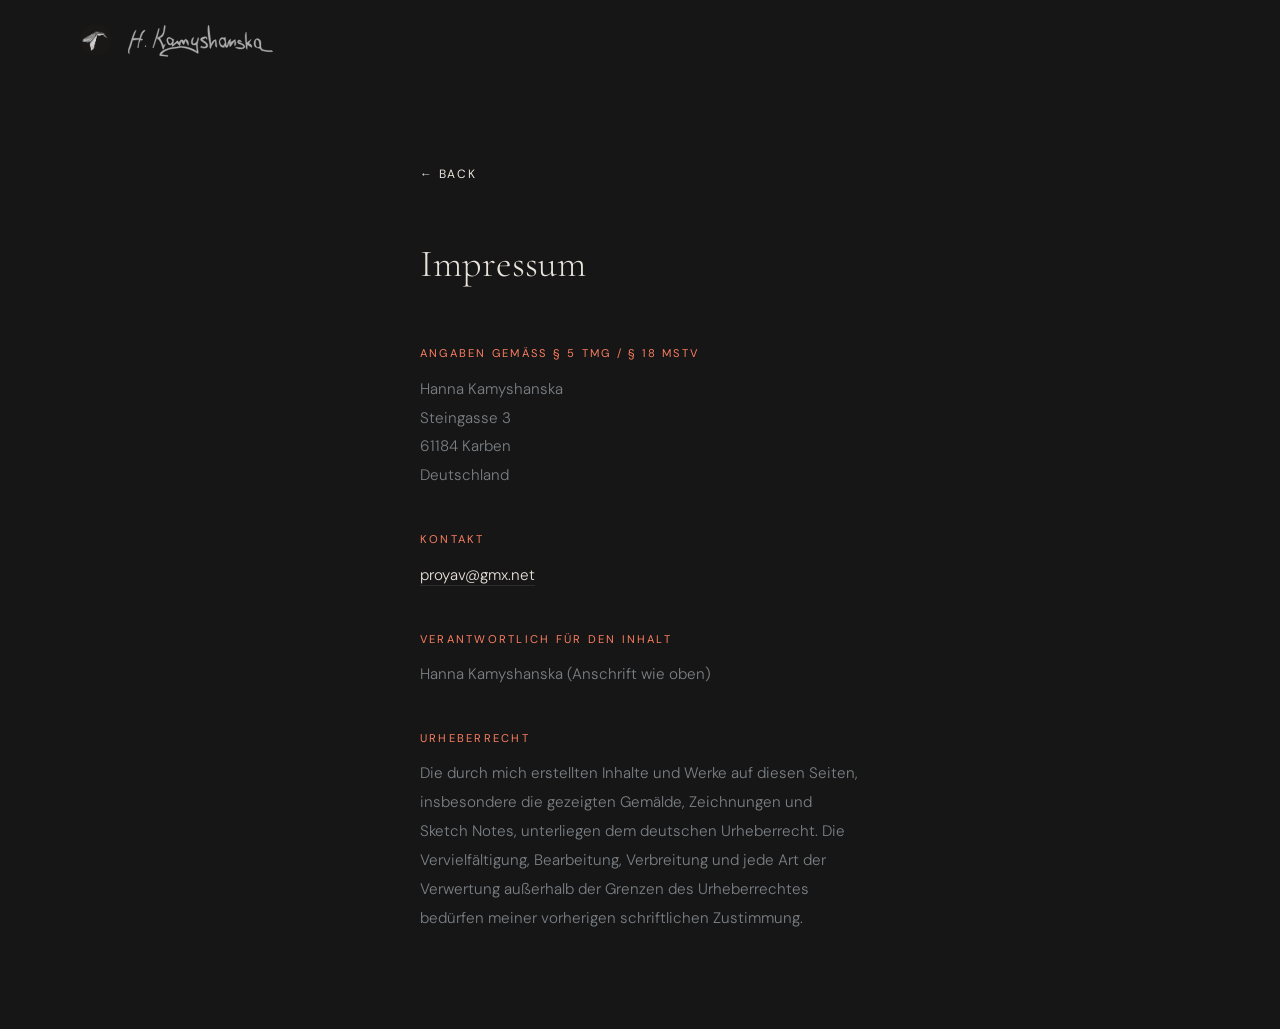
<file: impressum.html>
<!DOCTYPE html>
<html lang="de">
<head>
  <meta charset="UTF-8">
  <meta name="viewport" content="width=device-width, initial-scale=1.0, viewport-fit=cover">
  <title>Impressum · Hanna Kamyshanska</title>
  <meta name="robots" content="noindex">
  <link rel="stylesheet" href="css/style.css">
  <style>
    .impressum-wrap {
      max-width: 600px;
      margin: 0 auto;
      padding: calc(var(--nav-h) + 5rem) var(--section-h) 6rem;
    }
    .impressum-wrap h1 {
      font-family: var(--font-display);
      font-size: clamp(2rem, 3vw, 3rem);
      font-weight: 300;
      margin-bottom: 3rem;
    }
    .impressum-wrap h2 {
      font-family: var(--font-body);
      font-size: 0.7rem;
      font-weight: 400;
      letter-spacing: 0.2em;
      text-transform: uppercase;
      color: var(--coral);
      margin: 2.5rem 0 0.75rem;
    }
    .impressum-wrap p, .impressum-wrap address {
      font-size: 0.95rem;
      color: var(--muted);
      font-weight: 300;
      line-height: 1.9;
      font-style: normal;
    }
    .impressum-wrap a { color: var(--ink); text-decoration: none; border-bottom: 1px solid var(--border); }
    .impressum-wrap a:hover { border-color: var(--coral); color: var(--coral); }
    .back-link {
      display: inline-flex;
      align-items: center;
      gap: 0.5rem;
      font-size: 0.75rem;
      letter-spacing: 0.15em;
      text-transform: uppercase;
      color: var(--muted);
      text-decoration: none;
      border: none !important;
      margin-bottom: 3rem;
      transition: color 0.2s;
    }
    .back-link:hover { color: var(--ink); border: none !important; }
  </style>
</head>
<body>

<nav aria-label="Main navigation">
  <a href="index.html" class="nav-logo" aria-label="Home">
    <img src="images/profile/channels5_profile.jpg" alt="" class="nav-avatar">
    <img src="images/profile/signature.svg" alt="Hanna Kamyshanska" class="nav-signature">
  </a>
</nav>

<div class="impressum-wrap">
  <a href="index.html" class="back-link">← Back</a>

  <h1>Impressum</h1>

  <h2>Angaben gemäß § 5 TMG / § 18 MStV</h2>
  <address>
    Hanna Kamyshanska<br>
    Steingasse 3<br>
    61184 Karben<br>
    Deutschland
  </address>

  <h2>Kontakt</h2>
  <p><a href="mailto:proyav@gmx.net">proyav@gmx.net</a></p>

  <h2>Verantwortlich für den Inhalt</h2>
  <p>Hanna Kamyshanska (Anschrift wie oben)</p>

  <h2>Urheberrecht</h2>
  <p>
    Die durch mich erstellten Inhalte und Werke auf diesen Seiten, insbesondere die gezeigten Gemälde, Zeichnungen und Sketch Notes, unterliegen dem deutschen Urheberrecht. Die Vervielfältigung, Bearbeitung, Verbreitung und jede Art der Verwertung außerhalb der Grenzen des Urheberrechtes bedürfen meiner vorherigen schriftlichen Zustimmung.
  </p>
</div>

</body>
</html>
</file>
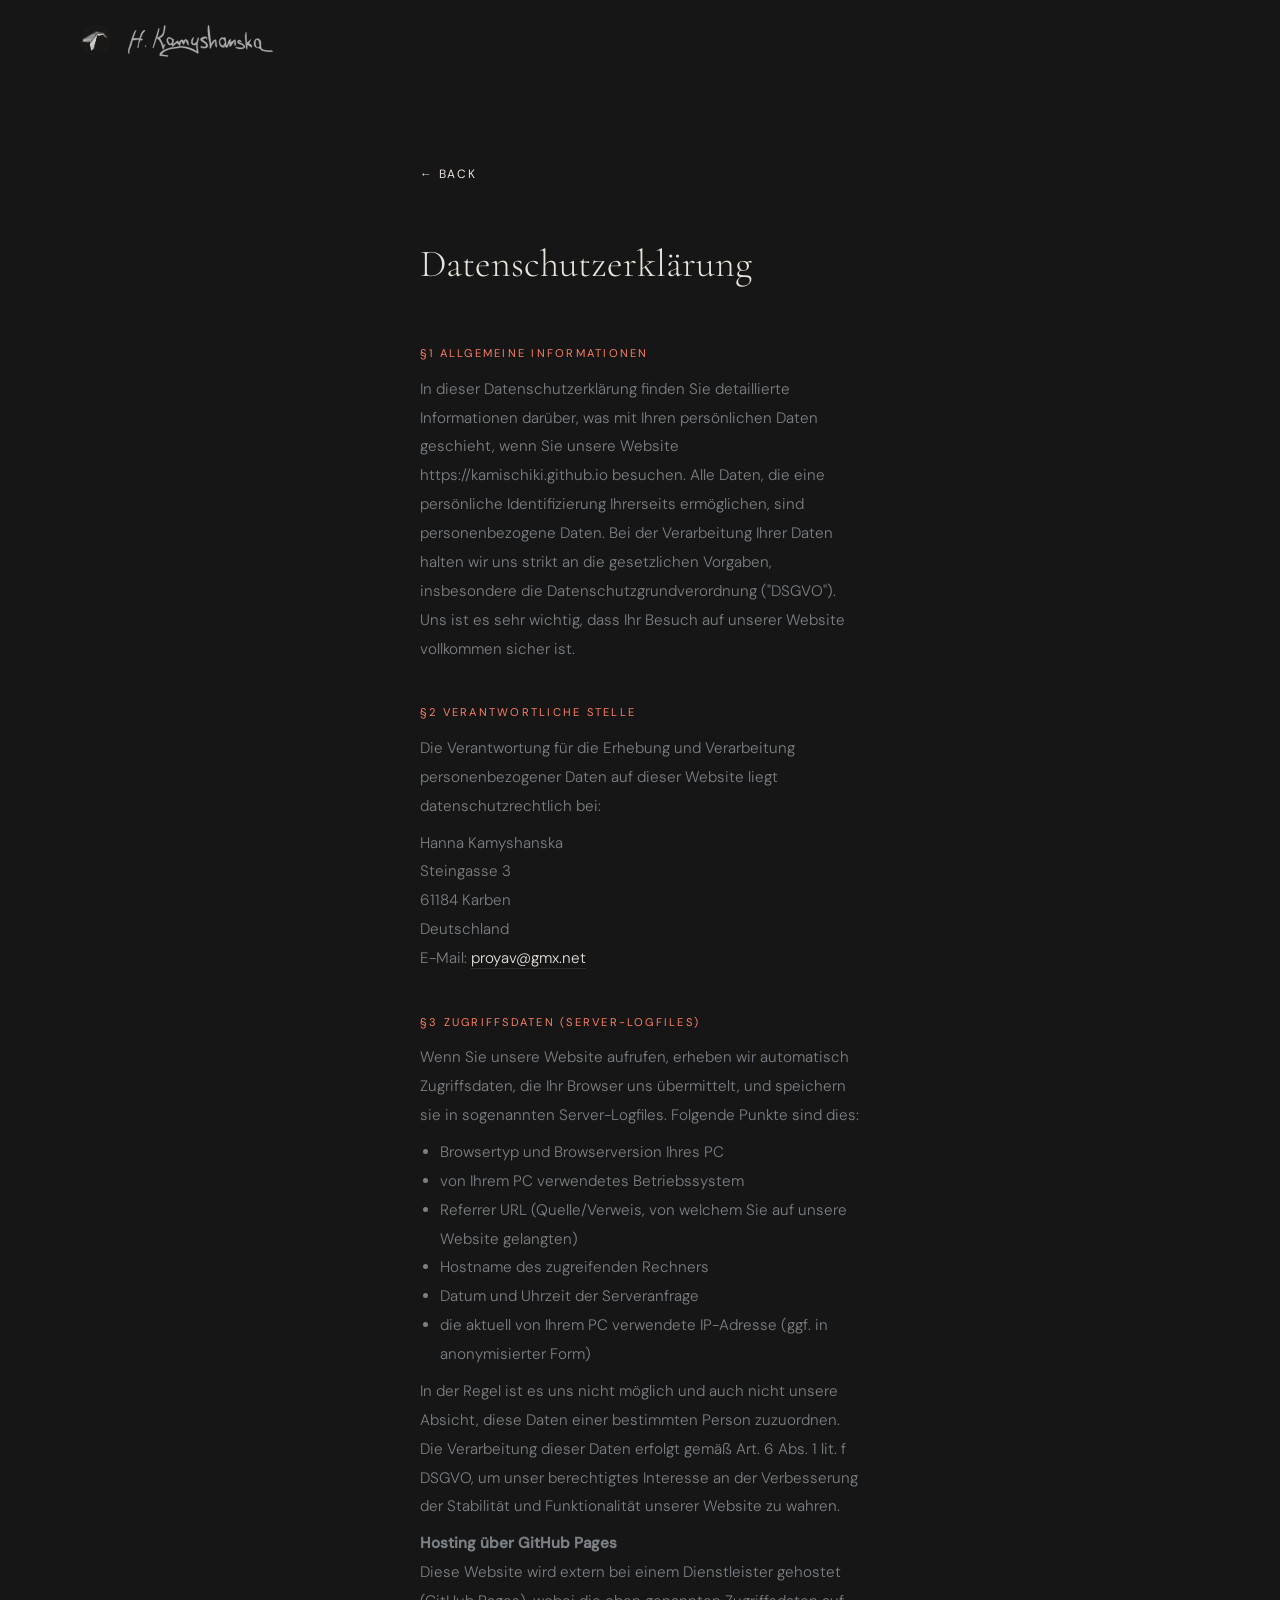
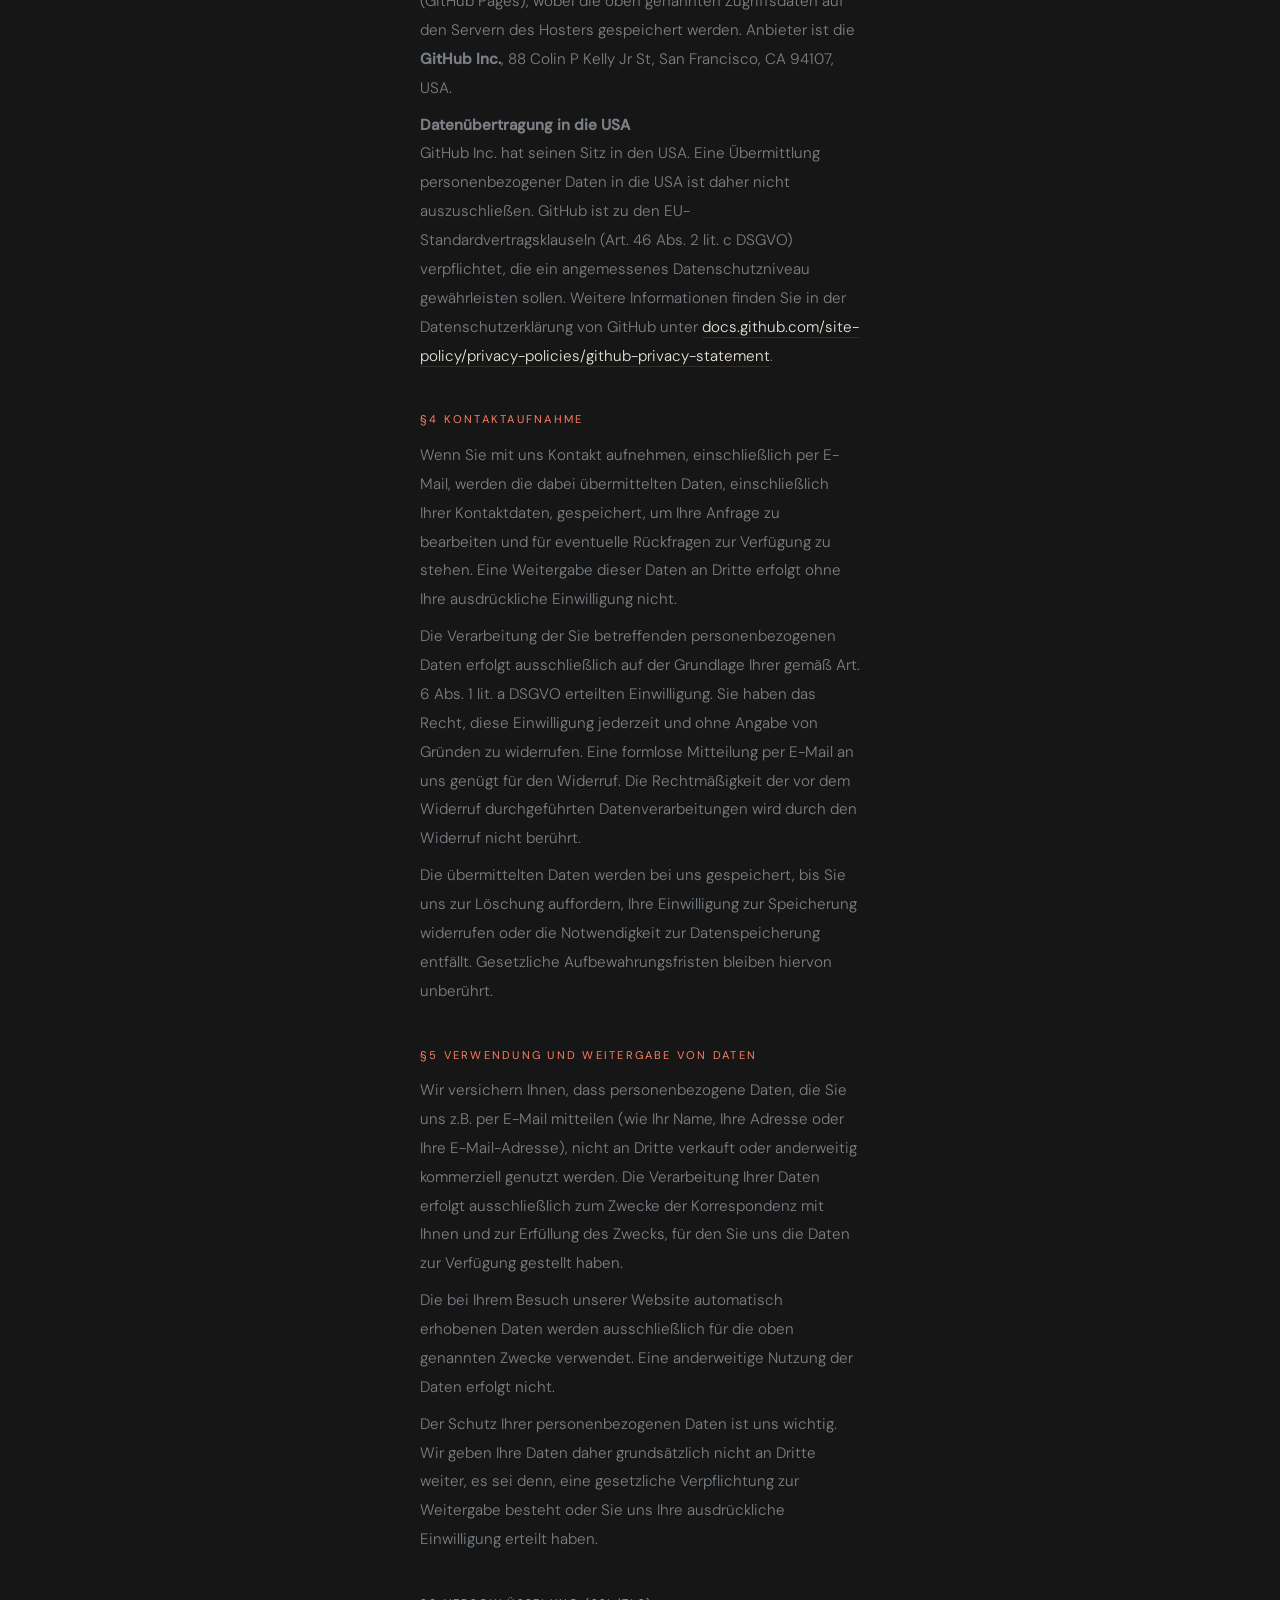
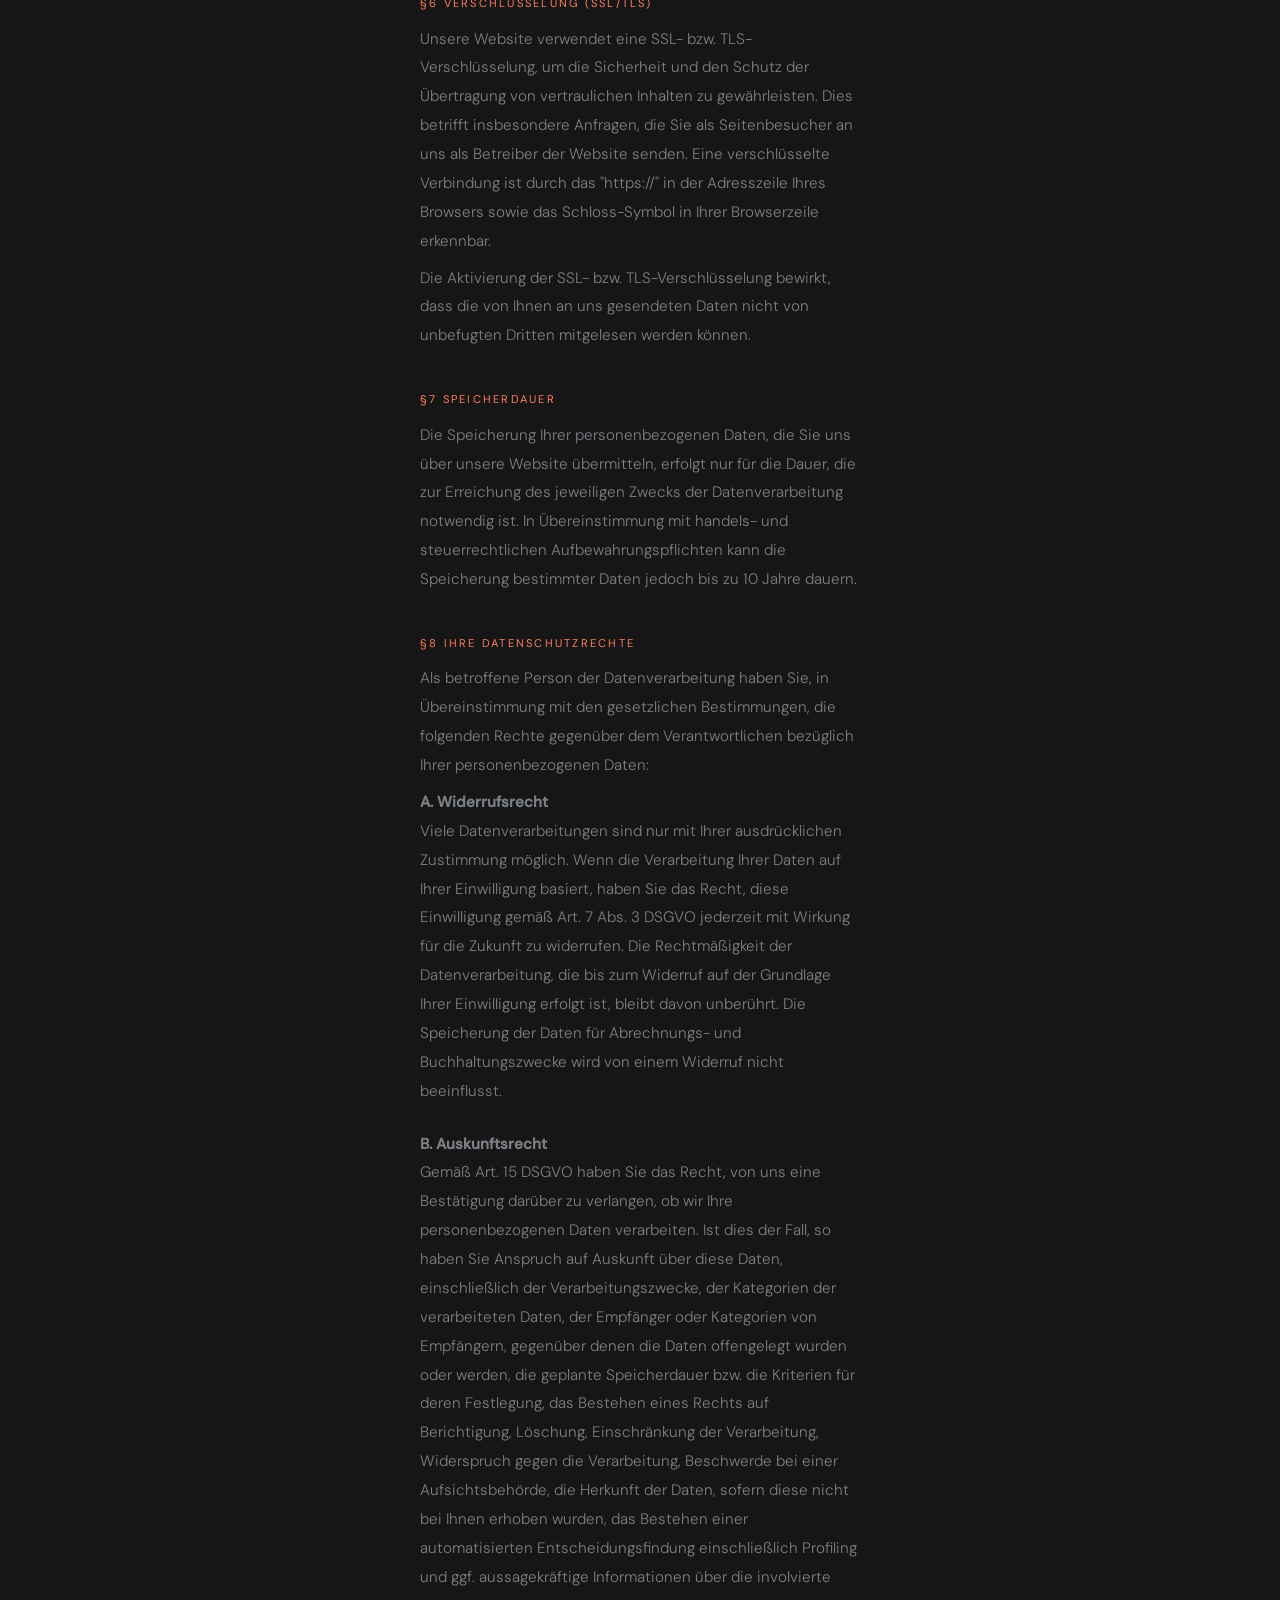
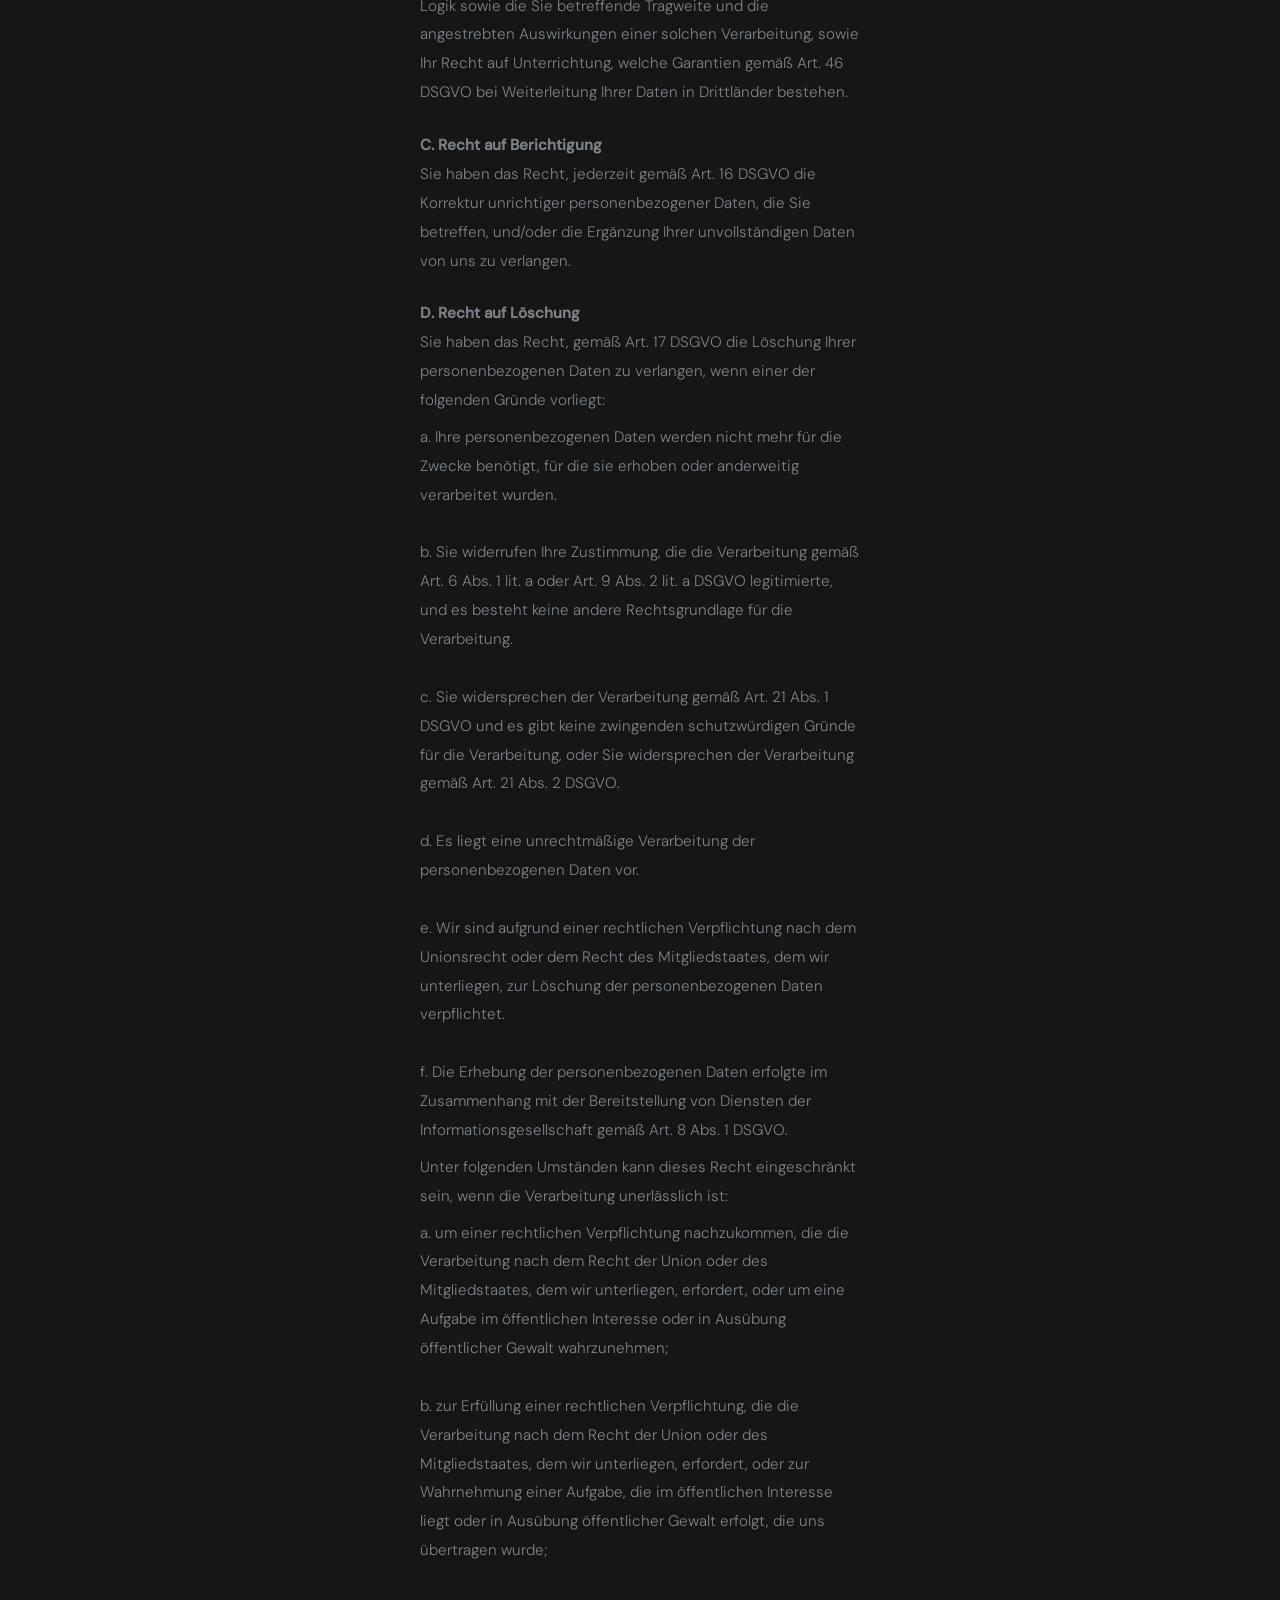
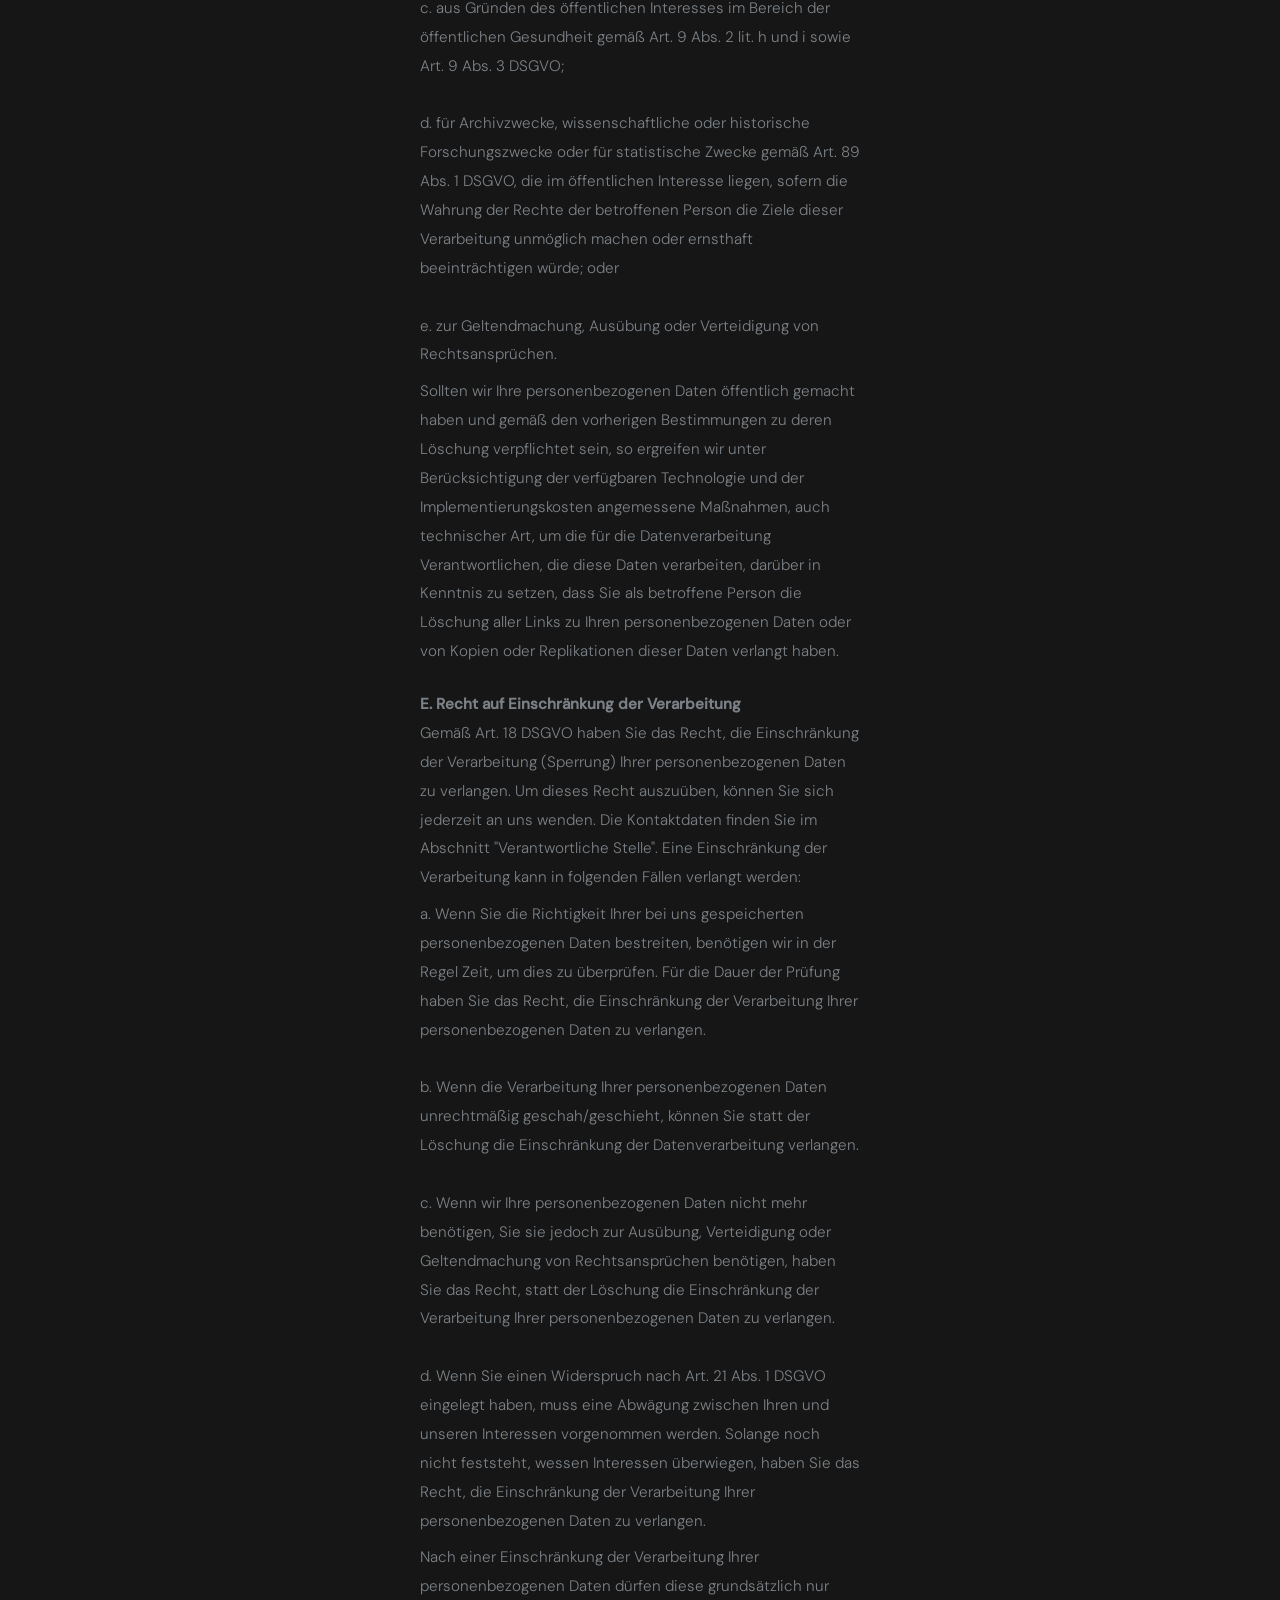
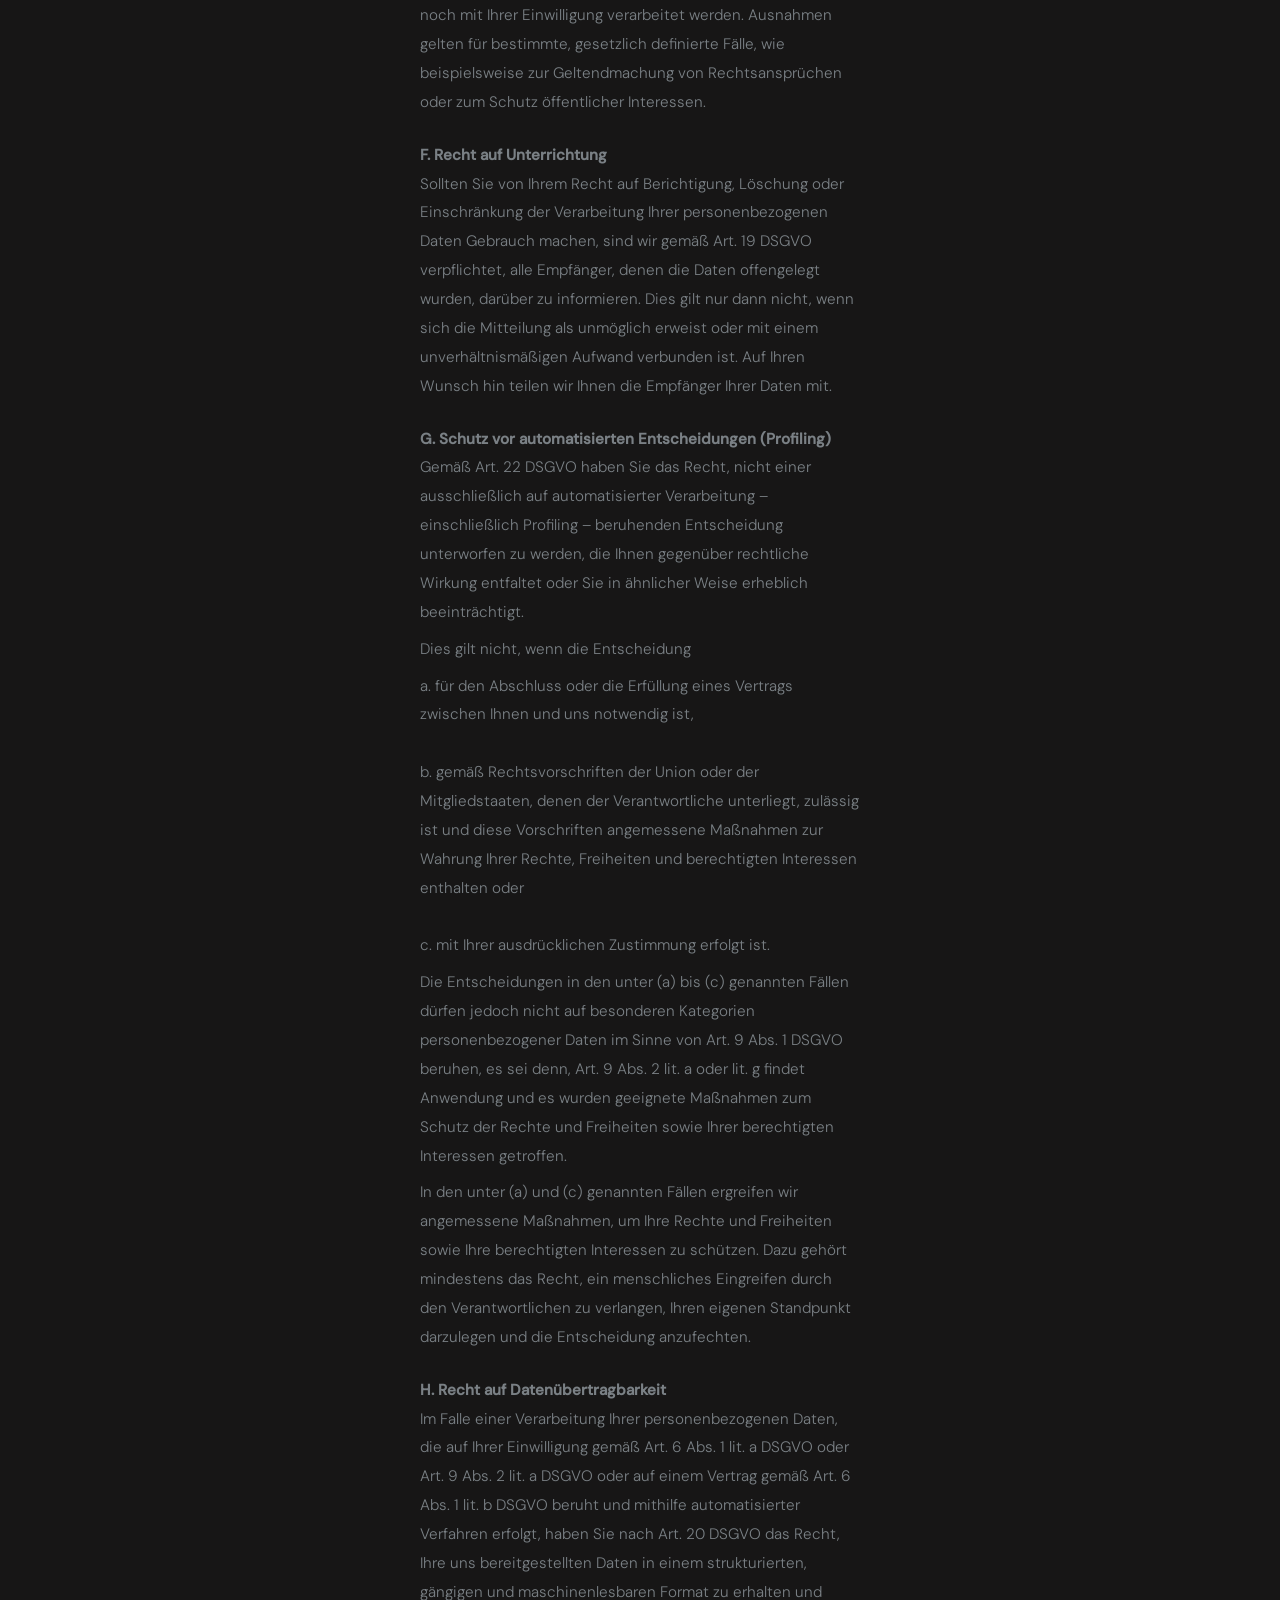
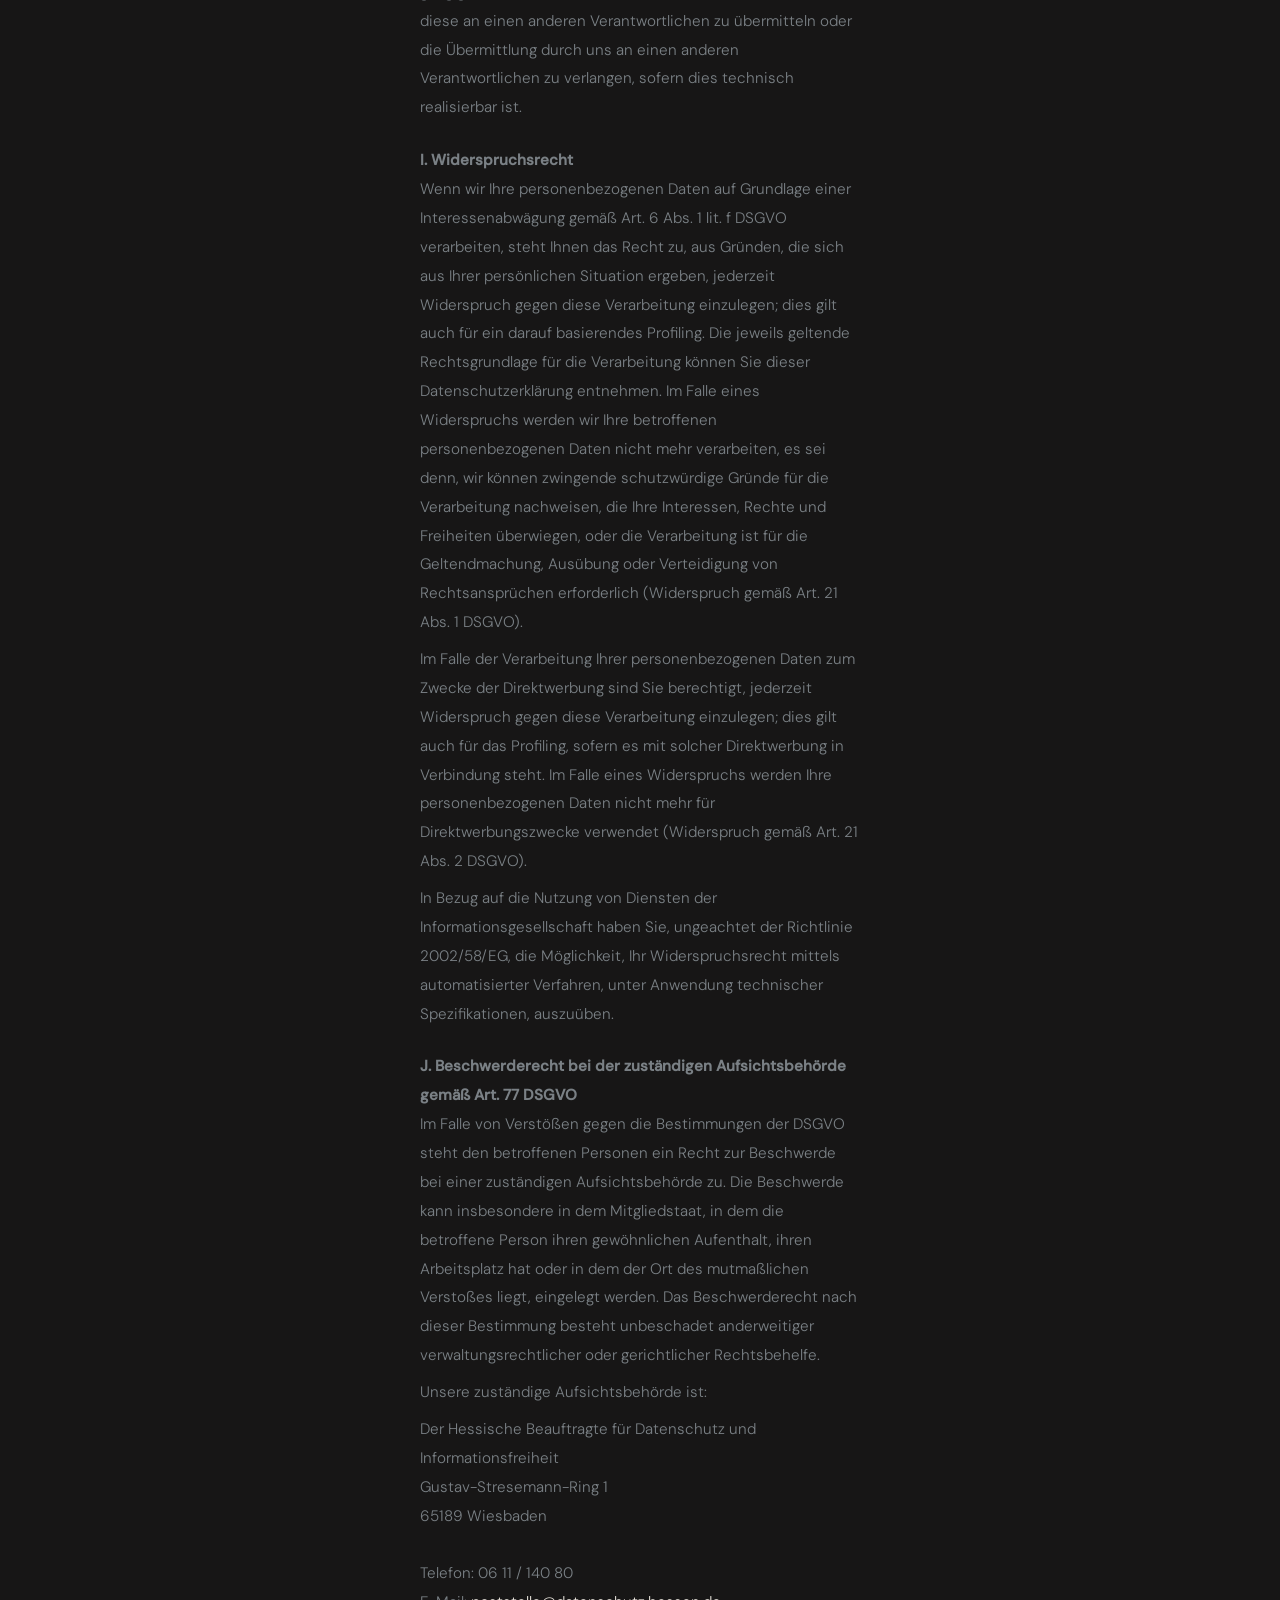
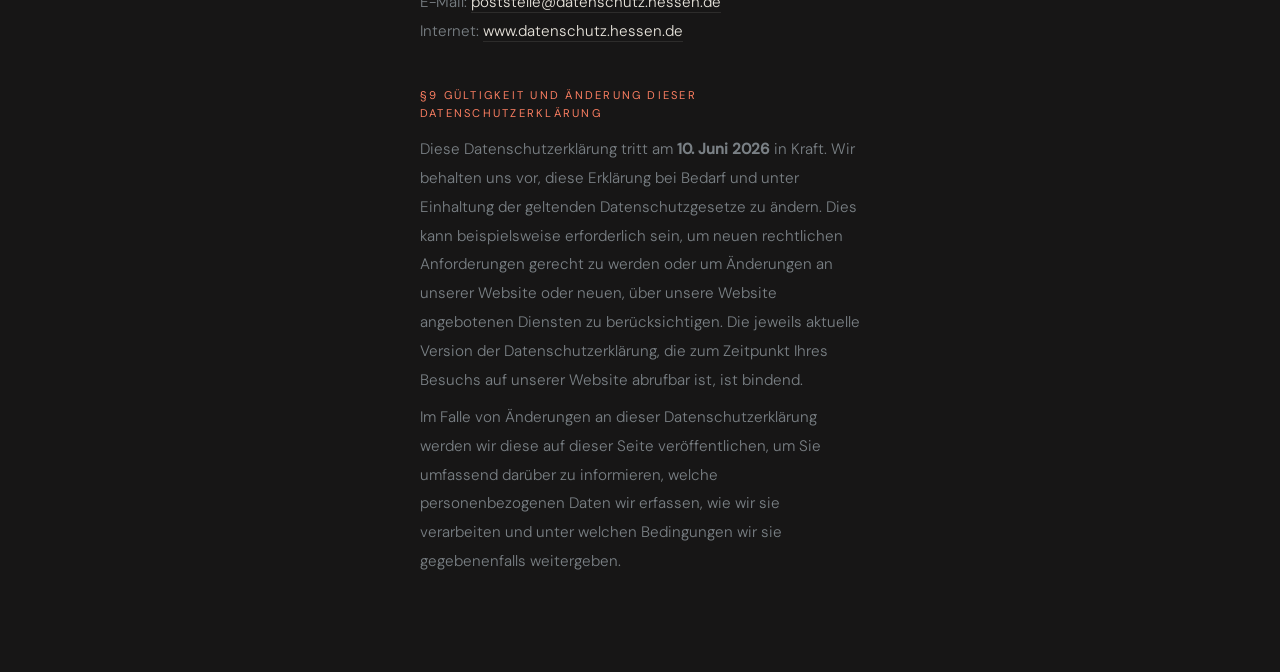
<file: privacy.html>
<!DOCTYPE html>
<html lang="de">
<head>
  <meta charset="UTF-8">
  <meta name="viewport" content="width=device-width, initial-scale=1.0, viewport-fit=cover">
  <title>Datenschutzerklärung · Hanna Kamyshanska</title>
  <meta name="robots" content="noindex">
  <link rel="stylesheet" href="css/style.css">
  <style>
    .privacy-wrap {
      max-width: 600px;
      margin: 0 auto;
      padding: calc(var(--nav-h) + 5rem) var(--section-h) 6rem;
    }
    .privacy-wrap h1 {
      font-family: var(--font-display);
      font-size: clamp(2rem, 3vw, 3rem);
      font-weight: 300;
      margin-bottom: 3rem;
    }
    .privacy-wrap h2 {
      font-family: var(--font-body);
      font-size: 0.7rem;
      font-weight: 400;
      letter-spacing: 0.2em;
      text-transform: uppercase;
      color: var(--coral);
      margin: 2.5rem 0 0.75rem;
    }
    .privacy-wrap p, .privacy-wrap ul {
      font-size: 0.95rem;
      color: var(--muted);
      font-weight: 300;
      line-height: 1.9;
    }
    .privacy-wrap ul {
      padding-left: 1.25rem;
      margin-top: 0.5rem;
    }
    .privacy-wrap a { color: var(--ink); text-decoration: none; border-bottom: 1px solid var(--border); }
    .privacy-wrap a:hover { border-color: var(--coral); color: var(--coral); }
    .back-link {
      display: inline-flex;
      align-items: center;
      gap: 0.5rem;
      font-size: 0.75rem;
      letter-spacing: 0.15em;
      text-transform: uppercase;
      color: var(--muted);
      text-decoration: none;
      border: none !important;
      margin-bottom: 3rem;
      transition: color 0.2s;
    }
    .back-link:hover { color: var(--ink); border: none !important; }
  </style>
</head>
<body>

<nav aria-label="Main navigation">
  <a href="index.html" class="nav-logo" aria-label="Home">
    <img src="images/profile/channels5_profile.jpg" alt="" class="nav-avatar">
    <img src="images/profile/signature.svg" alt="Hanna Kamyshanska" class="nav-signature">
  </a>
</nav>

<div class="privacy-wrap">
  <a href="index.html" class="back-link">← Back</a>

  <h1>Datenschutzerklärung</h1>

  <h2>§1 Allgemeine Informationen</h2>
  <p>
    In dieser Datenschutzerklärung finden Sie detaillierte Informationen darüber, was mit Ihren persönlichen Daten geschieht, wenn Sie unsere Website https://kamischiki.github.io besuchen. Alle Daten, die eine persönliche Identifizierung Ihrerseits ermöglichen, sind personenbezogene Daten. Bei der Verarbeitung Ihrer Daten halten wir uns strikt an die gesetzlichen Vorgaben, insbesondere die Datenschutzgrundverordnung ("DSGVO"). Uns ist es sehr wichtig, dass Ihr Besuch auf unserer Website vollkommen sicher ist.
  </p>

  <h2>§2 Verantwortliche Stelle</h2>
  <p>
    Die Verantwortung für die Erhebung und Verarbeitung personenbezogener Daten auf dieser Website liegt datenschutzrechtlich bei:
  </p>
  <p style="margin-top: 0.5rem; font-style: normal;">
    Hanna Kamyshanska<br>
    Steingasse 3<br>
    61184 Karben<br>
    Deutschland<br>
    E-Mail: <a href="mailto:proyav@gmx.net">proyav@gmx.net</a>
  </p>

  <h2>§3 Zugriffsdaten (Server-Logfiles)</h2>
  <p>
    Wenn Sie unsere Website aufrufen, erheben wir automatisch Zugriffsdaten, die Ihr Browser uns übermittelt, und speichern sie in sogenannten Server-Logfiles. Folgende Punkte sind dies:
  </p>
  <ul>
    <li>Browsertyp und Browserversion Ihres PC</li>
    <li>von Ihrem PC verwendetes Betriebssystem</li>
    <li>Referrer URL (Quelle/Verweis, von welchem Sie auf unsere Website gelangten)</li>
    <li>Hostname des zugreifenden Rechners</li>
    <li>Datum und Uhrzeit der Serveranfrage</li>
    <li>die aktuell von Ihrem PC verwendete IP-Adresse (ggf. in anonymisierter Form)</li>
  </ul>
  <p style="margin-top: 0.5rem;">
    In der Regel ist es uns nicht möglich und auch nicht unsere Absicht, diese Daten einer bestimmten Person zuzuordnen. Die Verarbeitung dieser Daten erfolgt gemäß Art. 6 Abs. 1 lit. f DSGVO, um unser berechtigtes Interesse an der Verbesserung der Stabilität und Funktionalität unserer Website zu wahren.
  </p>
  <p style="margin-top: 0.5rem;">
    <strong>Hosting über GitHub Pages</strong><br>
    Diese Website wird extern bei einem Dienstleister gehostet (GitHub Pages), wobei die oben genannten Zugriffsdaten auf den Servern des Hosters gespeichert werden. Anbieter ist die <strong>GitHub Inc.</strong>, 88 Colin P Kelly Jr St, San Francisco, CA 94107, USA.
  </p>
  <p style="margin-top: 0.5rem;">
    <strong>Datenübertragung in die USA</strong><br>
    GitHub Inc. hat seinen Sitz in den USA. Eine Übermittlung personenbezogener Daten in die USA ist daher nicht auszuschließen. GitHub ist zu den EU-Standardvertragsklauseln (Art. 46 Abs. 2 lit. c DSGVO) verpflichtet, die ein angemessenes Datenschutzniveau gewährleisten sollen. Weitere Informationen finden Sie in der Datenschutzerklärung von GitHub unter <a href="https://docs.github.com/site-policy/privacy-policies/github-privacy-statement" target="_blank" rel="noopener">docs.github.com/site-policy/privacy-policies/github-privacy-statement</a>.
  </p>

  <h2>§4 Kontaktaufnahme</h2>
  <p>
    Wenn Sie mit uns Kontakt aufnehmen, einschließlich per E-Mail, werden die dabei übermittelten Daten, einschließlich Ihrer Kontaktdaten, gespeichert, um Ihre Anfrage zu bearbeiten und für eventuelle Rückfragen zur Verfügung zu stehen. Eine Weitergabe dieser Daten an Dritte erfolgt ohne Ihre ausdrückliche Einwilligung nicht.
  </p>
  <p style="margin-top: 0.5rem;">
    Die Verarbeitung der Sie betreffenden personenbezogenen Daten erfolgt ausschließlich auf der Grundlage Ihrer gemäß Art. 6 Abs. 1 lit. a DSGVO erteilten Einwilligung. Sie haben das Recht, diese Einwilligung jederzeit und ohne Angabe von Gründen zu widerrufen. Eine formlose Mitteilung per E-Mail an uns genügt für den Widerruf. Die Rechtmäßigkeit der vor dem Widerruf durchgeführten Datenverarbeitungen wird durch den Widerruf nicht berührt.
  </p>
  <p style="margin-top: 0.5rem;">
    Die übermittelten Daten werden bei uns gespeichert, bis Sie uns zur Löschung auffordern, Ihre Einwilligung zur Speicherung widerrufen oder die Notwendigkeit zur Datenspeicherung entfällt. Gesetzliche Aufbewahrungsfristen bleiben hiervon unberührt.
  </p>

  <h2>§5 Verwendung und Weitergabe von Daten</h2>
  <p>
    Wir versichern Ihnen, dass personenbezogene Daten, die Sie uns z.B. per E-Mail mitteilen (wie Ihr Name, Ihre Adresse oder Ihre E-Mail-Adresse), nicht an Dritte verkauft oder anderweitig kommerziell genutzt werden. Die Verarbeitung Ihrer Daten erfolgt ausschließlich zum Zwecke der Korrespondenz mit Ihnen und zur Erfüllung des Zwecks, für den Sie uns die Daten zur Verfügung gestellt haben.
  </p>
  <p style="margin-top: 0.5rem;">
    Die bei Ihrem Besuch unserer Website automatisch erhobenen Daten werden ausschließlich für die oben genannten Zwecke verwendet. Eine anderweitige Nutzung der Daten erfolgt nicht.
  </p>
  <p style="margin-top: 0.5rem;">
    Der Schutz Ihrer personenbezogenen Daten ist uns wichtig. Wir geben Ihre Daten daher grundsätzlich nicht an Dritte weiter, es sei denn, eine gesetzliche Verpflichtung zur Weitergabe besteht oder Sie uns Ihre ausdrückliche Einwilligung erteilt haben.
  </p>

  <h2>§6 Verschlüsselung (SSL/TLS)</h2>
  <p>
    Unsere Website verwendet eine SSL- bzw. TLS-Verschlüsselung, um die Sicherheit und den Schutz der Übertragung von vertraulichen Inhalten zu gewährleisten. Dies betrifft insbesondere Anfragen, die Sie als Seitenbesucher an uns als Betreiber der Website senden. Eine verschlüsselte Verbindung ist durch das "https://" in der Adresszeile Ihres Browsers sowie das Schloss-Symbol in Ihrer Browserzeile erkennbar.
  </p>
  <p style="margin-top: 0.5rem;">
    Die Aktivierung der SSL- bzw. TLS-Verschlüsselung bewirkt, dass die von Ihnen an uns gesendeten Daten nicht von unbefugten Dritten mitgelesen werden können.
  </p>

  <h2>§7 Speicherdauer</h2>
  <p>
    Die Speicherung Ihrer personenbezogenen Daten, die Sie uns über unsere Website übermitteln, erfolgt nur für die Dauer, die zur Erreichung des jeweiligen Zwecks der Datenverarbeitung notwendig ist. In Übereinstimmung mit handels- und steuerrechtlichen Aufbewahrungspflichten kann die Speicherung bestimmter Daten jedoch bis zu 10 Jahre dauern.
  </p>

  <h2>§8 Ihre Datenschutzrechte</h2>
  <p>
    Als betroffene Person der Datenverarbeitung haben Sie, in Übereinstimmung mit den gesetzlichen Bestimmungen, die folgenden Rechte gegenüber dem Verantwortlichen bezüglich Ihrer personenbezogenen Daten:
  </p>
  <p style="margin-top: 0.5rem;">
    <strong>A. Widerrufsrecht</strong><br>
    Viele Datenverarbeitungen sind nur mit Ihrer ausdrücklichen Zustimmung möglich. Wenn die Verarbeitung Ihrer Daten auf Ihrer Einwilligung basiert, haben Sie das Recht, diese Einwilligung gemäß Art. 7 Abs. 3 DSGVO jederzeit mit Wirkung für die Zukunft zu widerrufen. Die Rechtmäßigkeit der Datenverarbeitung, die bis zum Widerruf auf der Grundlage Ihrer Einwilligung erfolgt ist, bleibt davon unberührt. Die Speicherung der Daten für Abrechnungs- und Buchhaltungszwecke wird von einem Widerruf nicht beeinflusst.
  </p>

  <p style="margin-top: 1.5rem;">
    <strong>B. Auskunftsrecht</strong><br>
    Gemäß Art. 15 DSGVO haben Sie das Recht, von uns eine Bestätigung darüber zu verlangen, ob wir Ihre personenbezogenen Daten verarbeiten. Ist dies der Fall, so haben Sie Anspruch auf Auskunft über diese Daten, einschließlich der Verarbeitungszwecke, der Kategorien der verarbeiteten Daten, der Empfänger oder Kategorien von Empfängern, gegenüber denen die Daten offengelegt wurden oder werden, die geplante Speicherdauer bzw. die Kriterien für deren Festlegung, das Bestehen eines Rechts auf Berichtigung, Löschung, Einschränkung der Verarbeitung, Widerspruch gegen die Verarbeitung, Beschwerde bei einer Aufsichtsbehörde, die Herkunft der Daten, sofern diese nicht bei Ihnen erhoben wurden, das Bestehen einer automatisierten Entscheidungsfindung einschließlich Profiling und ggf. aussagekräftige Informationen über die involvierte Logik sowie die Sie betreffende Tragweite und die angestrebten Auswirkungen einer solchen Verarbeitung, sowie Ihr Recht auf Unterrichtung, welche Garantien gemäß Art. 46 DSGVO bei Weiterleitung Ihrer Daten in Drittländer bestehen.
  </p>

  <p style="margin-top: 1.5rem;">
    <strong>C. Recht auf Berichtigung</strong><br>
    Sie haben das Recht, jederzeit gemäß Art. 16 DSGVO die Korrektur unrichtiger personenbezogener Daten, die Sie betreffen, und/oder die Ergänzung Ihrer unvollständigen Daten von uns zu verlangen.
  </p>

  <p style="margin-top: 1.5rem;">
    <strong>D. Recht auf Löschung</strong><br>
    Sie haben das Recht, gemäß Art. 17 DSGVO die Löschung Ihrer personenbezogenen Daten zu verlangen, wenn einer der folgenden Gründe vorliegt:
  </p>
  <p style="margin-top: 0.5rem;">
    a. Ihre personenbezogenen Daten werden nicht mehr für die Zwecke benötigt, für die sie erhoben oder anderweitig verarbeitet wurden.<br><br>
    b. Sie widerrufen Ihre Zustimmung, die die Verarbeitung gemäß Art. 6 Abs. 1 lit. a oder Art. 9 Abs. 2 lit. a DSGVO legitimierte, und es besteht keine andere Rechtsgrundlage für die Verarbeitung.<br><br>
    c. Sie widersprechen der Verarbeitung gemäß Art. 21 Abs. 1 DSGVO und es gibt keine zwingenden schutzwürdigen Gründe für die Verarbeitung, oder Sie widersprechen der Verarbeitung gemäß Art. 21 Abs. 2 DSGVO.<br><br>
    d. Es liegt eine unrechtmäßige Verarbeitung der personenbezogenen Daten vor.<br><br>
    e. Wir sind aufgrund einer rechtlichen Verpflichtung nach dem Unionsrecht oder dem Recht des Mitgliedstaates, dem wir unterliegen, zur Löschung der personenbezogenen Daten verpflichtet.<br><br>
    f. Die Erhebung der personenbezogenen Daten erfolgte im Zusammenhang mit der Bereitstellung von Diensten der Informationsgesellschaft gemäß Art. 8 Abs. 1 DSGVO.
  </p>
  <p style="margin-top: 0.5rem;">
    Unter folgenden Umständen kann dieses Recht eingeschränkt sein, wenn die Verarbeitung unerlässlich ist:
  </p>
  <p style="margin-top: 0.5rem;">
    a. um einer rechtlichen Verpflichtung nachzukommen, die die Verarbeitung nach dem Recht der Union oder des Mitgliedstaates, dem wir unterliegen, erfordert, oder um eine Aufgabe im öffentlichen Interesse oder in Ausübung öffentlicher Gewalt wahrzunehmen;<br><br>
    b. zur Erfüllung einer rechtlichen Verpflichtung, die die Verarbeitung nach dem Recht der Union oder des Mitgliedstaates, dem wir unterliegen, erfordert, oder zur Wahrnehmung einer Aufgabe, die im öffentlichen Interesse liegt oder in Ausübung öffentlicher Gewalt erfolgt, die uns übertragen wurde;<br><br>
    c. aus Gründen des öffentlichen Interesses im Bereich der öffentlichen Gesundheit gemäß Art. 9 Abs. 2 lit. h und i sowie Art. 9 Abs. 3 DSGVO;<br><br>
    d. für Archivzwecke, wissenschaftliche oder historische Forschungszwecke oder für statistische Zwecke gemäß Art. 89 Abs. 1 DSGVO, die im öffentlichen Interesse liegen, sofern die Wahrung der Rechte der betroffenen Person die Ziele dieser Verarbeitung unmöglich machen oder ernsthaft beeinträchtigen würde; oder<br><br>
    e. zur Geltendmachung, Ausübung oder Verteidigung von Rechtsansprüchen.
  </p>
  <p style="margin-top: 0.5rem;">
    Sollten wir Ihre personenbezogenen Daten öffentlich gemacht haben und gemäß den vorherigen Bestimmungen zu deren Löschung verpflichtet sein, so ergreifen wir unter Berücksichtigung der verfügbaren Technologie und der Implementierungskosten angemessene Maßnahmen, auch technischer Art, um die für die Datenverarbeitung Verantwortlichen, die diese Daten verarbeiten, darüber in Kenntnis zu setzen, dass Sie als betroffene Person die Löschung aller Links zu Ihren personenbezogenen Daten oder von Kopien oder Replikationen dieser Daten verlangt haben.
  </p>

  <p style="margin-top: 1.5rem;">
    <strong>E. Recht auf Einschränkung der Verarbeitung</strong><br>
    Gemäß Art. 18 DSGVO haben Sie das Recht, die Einschränkung der Verarbeitung (Sperrung) Ihrer personenbezogenen Daten zu verlangen. Um dieses Recht auszuüben, können Sie sich jederzeit an uns wenden. Die Kontaktdaten finden Sie im Abschnitt "Verantwortliche Stelle". Eine Einschränkung der Verarbeitung kann in folgenden Fällen verlangt werden:
  </p>
  <p style="margin-top: 0.5rem;">
    a. Wenn Sie die Richtigkeit Ihrer bei uns gespeicherten personenbezogenen Daten bestreiten, benötigen wir in der Regel Zeit, um dies zu überprüfen. Für die Dauer der Prüfung haben Sie das Recht, die Einschränkung der Verarbeitung Ihrer personenbezogenen Daten zu verlangen.<br><br>
    b. Wenn die Verarbeitung Ihrer personenbezogenen Daten unrechtmäßig geschah/geschieht, können Sie statt der Löschung die Einschränkung der Datenverarbeitung verlangen.<br><br>
    c. Wenn wir Ihre personenbezogenen Daten nicht mehr benötigen, Sie sie jedoch zur Ausübung, Verteidigung oder Geltendmachung von Rechtsansprüchen benötigen, haben Sie das Recht, statt der Löschung die Einschränkung der Verarbeitung Ihrer personenbezogenen Daten zu verlangen.<br><br>
    d. Wenn Sie einen Widerspruch nach Art. 21 Abs. 1 DSGVO eingelegt haben, muss eine Abwägung zwischen Ihren und unseren Interessen vorgenommen werden. Solange noch nicht feststeht, wessen Interessen überwiegen, haben Sie das Recht, die Einschränkung der Verarbeitung Ihrer personenbezogenen Daten zu verlangen.
  </p>
  <p style="margin-top: 0.5rem;">
    Nach einer Einschränkung der Verarbeitung Ihrer personenbezogenen Daten dürfen diese grundsätzlich nur noch mit Ihrer Einwilligung verarbeitet werden. Ausnahmen gelten für bestimmte, gesetzlich definierte Fälle, wie beispielsweise zur Geltendmachung von Rechtsansprüchen oder zum Schutz öffentlicher Interessen.
  </p>

  <p style="margin-top: 1.5rem;">
    <strong>F. Recht auf Unterrichtung</strong><br>
    Sollten Sie von Ihrem Recht auf Berichtigung, Löschung oder Einschränkung der Verarbeitung Ihrer personenbezogenen Daten Gebrauch machen, sind wir gemäß Art. 19 DSGVO verpflichtet, alle Empfänger, denen die Daten offengelegt wurden, darüber zu informieren. Dies gilt nur dann nicht, wenn sich die Mitteilung als unmöglich erweist oder mit einem unverhältnismäßigen Aufwand verbunden ist. Auf Ihren Wunsch hin teilen wir Ihnen die Empfänger Ihrer Daten mit.
  </p>

  <p style="margin-top: 1.5rem;">
    <strong>G. Schutz vor automatisierten Entscheidungen (Profiling)</strong><br>
    Gemäß Art. 22 DSGVO haben Sie das Recht, nicht einer ausschließlich auf automatisierter Verarbeitung – einschließlich Profiling – beruhenden Entscheidung unterworfen zu werden, die Ihnen gegenüber rechtliche Wirkung entfaltet oder Sie in ähnlicher Weise erheblich beeinträchtigt.
  </p>
  <p style="margin-top: 0.5rem;">
    Dies gilt nicht, wenn die Entscheidung
  </p>
  <p style="margin-top: 0.5rem;">
    a. für den Abschluss oder die Erfüllung eines Vertrags zwischen Ihnen und uns notwendig ist,<br><br>
    b. gemäß Rechtsvorschriften der Union oder der Mitgliedstaaten, denen der Verantwortliche unterliegt, zulässig ist und diese Vorschriften angemessene Maßnahmen zur Wahrung Ihrer Rechte, Freiheiten und berechtigten Interessen enthalten oder<br><br>
    c. mit Ihrer ausdrücklichen Zustimmung erfolgt ist.
  </p>
  <p style="margin-top: 0.5rem;">
    Die Entscheidungen in den unter (a) bis (c) genannten Fällen dürfen jedoch nicht auf besonderen Kategorien personenbezogener Daten im Sinne von Art. 9 Abs. 1 DSGVO beruhen, es sei denn, Art. 9 Abs. 2 lit. a oder lit. g findet Anwendung und es wurden geeignete Maßnahmen zum Schutz der Rechte und Freiheiten sowie Ihrer berechtigten Interessen getroffen.
  </p>
  <p style="margin-top: 0.5rem;">
    In den unter (a) und (c) genannten Fällen ergreifen wir angemessene Maßnahmen, um Ihre Rechte und Freiheiten sowie Ihre berechtigten Interessen zu schützen. Dazu gehört mindestens das Recht, ein menschliches Eingreifen durch den Verantwortlichen zu verlangen, Ihren eigenen Standpunkt darzulegen und die Entscheidung anzufechten.
  </p>

  <p style="margin-top: 1.5rem;">
    <strong>H. Recht auf Datenübertragbarkeit</strong><br>
    Im Falle einer Verarbeitung Ihrer personenbezogenen Daten, die auf Ihrer Einwilligung gemäß Art. 6 Abs. 1 lit. a DSGVO oder Art. 9 Abs. 2 lit. a DSGVO oder auf einem Vertrag gemäß Art. 6 Abs. 1 lit. b DSGVO beruht und mithilfe automatisierter Verfahren erfolgt, haben Sie nach Art. 20 DSGVO das Recht, Ihre uns bereitgestellten Daten in einem strukturierten, gängigen und maschinenlesbaren Format zu erhalten und diese an einen anderen Verantwortlichen zu übermitteln oder die Übermittlung durch uns an einen anderen Verantwortlichen zu verlangen, sofern dies technisch realisierbar ist.
  </p>

  <p style="margin-top: 1.5rem;">
    <strong>I. Widerspruchsrecht</strong><br>
    Wenn wir Ihre personenbezogenen Daten auf Grundlage einer Interessenabwägung gemäß Art. 6 Abs. 1 lit. f DSGVO verarbeiten, steht Ihnen das Recht zu, aus Gründen, die sich aus Ihrer persönlichen Situation ergeben, jederzeit Widerspruch gegen diese Verarbeitung einzulegen; dies gilt auch für ein darauf basierendes Profiling. Die jeweils geltende Rechtsgrundlage für die Verarbeitung können Sie dieser Datenschutzerklärung entnehmen. Im Falle eines Widerspruchs werden wir Ihre betroffenen personenbezogenen Daten nicht mehr verarbeiten, es sei denn, wir können zwingende schutzwürdige Gründe für die Verarbeitung nachweisen, die Ihre Interessen, Rechte und Freiheiten überwiegen, oder die Verarbeitung ist für die Geltendmachung, Ausübung oder Verteidigung von Rechtsansprüchen erforderlich (Widerspruch gemäß Art. 21 Abs. 1 DSGVO).
  </p>
  <p style="margin-top: 0.5rem;">
    Im Falle der Verarbeitung Ihrer personenbezogenen Daten zum Zwecke der Direktwerbung sind Sie berechtigt, jederzeit Widerspruch gegen diese Verarbeitung einzulegen; dies gilt auch für das Profiling, sofern es mit solcher Direktwerbung in Verbindung steht. Im Falle eines Widerspruchs werden Ihre personenbezogenen Daten nicht mehr für Direktwerbungszwecke verwendet (Widerspruch gemäß Art. 21 Abs. 2 DSGVO).
  </p>
  <p style="margin-top: 0.5rem;">
    In Bezug auf die Nutzung von Diensten der Informationsgesellschaft haben Sie, ungeachtet der Richtlinie 2002/58/EG, die Möglichkeit, Ihr Widerspruchsrecht mittels automatisierter Verfahren, unter Anwendung technischer Spezifikationen, auszuüben.
  </p>

  <p style="margin-top: 1.5rem;">
    <strong>J. Beschwerderecht bei der zuständigen Aufsichtsbehörde gemäß Art. 77 DSGVO</strong><br>
    Im Falle von Verstößen gegen die Bestimmungen der DSGVO steht den betroffenen Personen ein Recht zur Beschwerde bei einer zuständigen Aufsichtsbehörde zu. Die Beschwerde kann insbesondere in dem Mitgliedstaat, in dem die betroffene Person ihren gewöhnlichen Aufenthalt, ihren Arbeitsplatz hat oder in dem der Ort des mutmaßlichen Verstoßes liegt, eingelegt werden. Das Beschwerderecht nach dieser Bestimmung besteht unbeschadet anderweitiger verwaltungsrechtlicher oder gerichtlicher Rechtsbehelfe.
  </p>
  <p style="margin-top: 0.5rem;">
    Unsere zuständige Aufsichtsbehörde ist:
  </p>
  <p style="margin-top: 0.5rem; font-style: normal;">
    Der Hessische Beauftragte für Datenschutz und Informationsfreiheit<br>
    Gustav-Stresemann-Ring 1<br>
    65189 Wiesbaden<br><br>
    Telefon: 06 11 / 140 80<br>
    E-Mail: <a href="mailto:poststelle@datenschutz.hessen.de">poststelle@datenschutz.hessen.de</a><br>
    Internet: <a href="https://www.datenschutz.hessen.de" target="_blank" rel="noopener">www.datenschutz.hessen.de</a>
  </p>

  <h2>§9 Gültigkeit und Änderung dieser Datenschutzerklärung</h2>
  <p>
    Diese Datenschutzerklärung tritt am <strong>10. Juni 2026</strong> in Kraft. Wir behalten uns vor, diese Erklärung bei Bedarf und unter Einhaltung der geltenden Datenschutzgesetze zu ändern. Dies kann beispielsweise erforderlich sein, um neuen rechtlichen Anforderungen gerecht zu werden oder um Änderungen an unserer Website oder neuen, über unsere Website angebotenen Diensten zu berücksichtigen. Die jeweils aktuelle Version der Datenschutzerklärung, die zum Zeitpunkt Ihres Besuchs auf unserer Website abrufbar ist, ist bindend.
  </p>
  <p style="margin-top: 0.5rem;">
    Im Falle von Änderungen an dieser Datenschutzerklärung werden wir diese auf dieser Seite veröffentlichen, um Sie umfassend darüber zu informieren, welche personenbezogenen Daten wir erfassen, wie wir sie verarbeiten und unter welchen Bedingungen wir sie gegebenenfalls weitergeben.
  </p>

</div>


</body>
</html>
</file>
<file: css/style.css>
/* ============================================================
   style.css — Hanna Kamyshanska portfolio
   ============================================================ */

/* ── Self-hosted fonts ─────────────────────────────────────── */
@font-face {
  font-display: swap;
  font-family: 'Cormorant Garamond';
  font-style: normal;
  font-weight: 300;
  src: url('../fonts/cormorant-garamond-v21-latin-300.woff2') format('woff2');
}
@font-face {
  font-display: swap;
  font-family: 'Cormorant Garamond';
  font-style: italic;
  font-weight: 300;
  src: url('../fonts/cormorant-garamond-v21-latin-300italic.woff2') format('woff2');
}
@font-face {
  font-display: swap;
  font-family: 'Cormorant Garamond';
  font-style: normal;
  font-weight: 400;
  src: url('../fonts/cormorant-garamond-v21-latin-regular.woff2') format('woff2');
}
@font-face {
  font-display: swap;
  font-family: 'Cormorant Garamond';
  font-style: italic;
  font-weight: 400;
  src: url('../fonts/cormorant-garamond-v21-latin-italic.woff2') format('woff2');
}
@font-face {
  font-display: swap;
  font-family: 'Cormorant Garamond';
  font-style: normal;
  font-weight: 500;
  src: url('../fonts/cormorant-garamond-v21-latin-500.woff2') format('woff2');
}
@font-face {
  font-display: swap;
  font-family: 'DM Sans';
  font-style: normal;
  font-weight: 300;
  src: url('../fonts/dm-sans-v17-latin-300.woff2') format('woff2');
}
@font-face {
  font-display: swap;
  font-family: 'DM Sans';
  font-style: normal;
  font-weight: 400;
  src: url('../fonts/dm-sans-v17-latin-regular.woff2') format('woff2');
}
@font-face {
  font-display: swap;
  font-family: 'DM Sans';
  font-style: normal;
  font-weight: 500;
  src: url('../fonts/dm-sans-v17-latin-500.woff2') format('woff2');
}

/* ── Reset & base ───────────────────────────────────────────── */
*, *::before, *::after { box-sizing: border-box; margin: 0; padding: 0; }

:root {
  /* Dark anthracite scheme */
  --ink:          #e8e4dc;          /* primary text — warm off-white */
  --base_background:       #171616;          /* base background —  carbon */
  --warm:         #1A2023;          /* slightly lighter surface carbon*/
  --surface:      #2d3133;          /* cards, elevated elements */
  --coral:        #FA7E61;          /* accent — unchanged */
  --coral-light:  #f5c4b3;
  --muted:         #7a8085;          /* subdued text */
  --light:         #D8CBC7;          /* subtle text */
  --border:       rgba(232,228,220,0.10);
  --green:        #4a8f1a;

  --font-display: 'Cormorant Garamond', Georgia, serif;
  --font-body:    'DM Sans', sans-serif;

  --nav-h:        80px;             /* thinner nav */
  --section-v:    6rem;
  --section-h:    5rem;
  --gap:          1.5rem;
}

html { scroll-behavior: smooth; }

body {
  font-family: var(--font-body);
  background: var(--base_background);
  color: var(--ink);
  font-size: 16px;
  line-height: 1.65;
  overflow-x: hidden;
  min-width: 320px;
}

img { max-width: 100%; display: block; }

a { color: inherit; }

/* ── Typography helpers ────────────────────────────────────── */
.section-label {
  font-size: 0.7rem;
  font-weight: 400;
  letter-spacing: 0.2em;
  text-transform: uppercase;
  color: var(--coral);
  margin-bottom: 0.6rem;
}

.section-title {
  font-family: var(--font-display);
  font-size: clamp(2.2rem, 3vw, 3.5rem);
  font-weight: 300;
  line-height: 1.08;
  margin-bottom: 2.5rem;
}

.empty-state {
  color: var(--muted);
  font-size: 0.9rem;
  font-style: italic;
  grid-column: 1 / -1;
  padding: 2rem 0;
}

/* ── Scroll reveal ─────────────────────────────────────────── */
.fade-in {
  opacity: 0;
  transform: translateY(20px);
  transition: opacity 0.65s ease, transform 0.65s ease;
}
.fade-in.visible { opacity: 1; transform: none; }

/* ── Navigation ────────────────────────────────────────────── */
nav {
  position: fixed;
  top: 0;
  left: 0;
  right: 0;
  z-index: 9999;
  height: var(--nav-h);
  display: flex;
  justify-content: space-between;
  align-items: center;
  padding: 0 var(--section-h);
  
  /* Transparent at top so hero bleeds through seamlessly */
  background: transparent;
  border-bottom: 1px solid transparent;
  
  transition: background 0.35s ease, border-color 0.35s ease;
}

/* Solid background once user scrolls down */
nav.scrolled {
  background: var(--base_background);
  border-bottom-color: var(--border);
}

/* Nav — avatar + name */
.nav-logo {
  display: flex;
  align-items: center;
  gap: 1.0rem;           /* between avatar and signature */
  text-decoration: none;
  color: var(--ink);
  flex-shrink: 0;
}

.nav-avatar {
  width: 32px;           /* slightly smaller to balance with signature */
  height: 32px;
  border-radius: 50%;
  object-fit: cover;
  object-position: center top;
  display: block;
  filter: grayscale(10%) brightness(0.95);
  transition: filter 0.3s ease;
}
.nav-logo:hover .nav-avatar {
  filter: grayscale(0%) brightness(1);
}

.nav-signature {
  height: 32px;          /* matches avatar height */
  width: auto;
  display: block;
  opacity: 0.65;         /* more subtle — was 0.85 */
  margin-left: 0;        /* no overlap */
  transform: translateY(1px);
  filter: brightness(0) invert(1); /* ensures it's white on dark nav */
  transition: opacity 0.25s ease;
}

.nav-logo:hover .nav-signature {
  opacity: 0.95;
}
.nav-menu {
  display: flex;
  gap: 2rem;
  list-style: none;
  flex-shrink: 0;
}

.nav-menu a {
  font-size: 0.75rem;
  font-weight: 300;
  letter-spacing: 0.25em;
  text-transform: uppercase;
  color: rgba(232, 228, 220, 0.65); /* Elegant, predictable off-white */
  text-decoration: none;
  transition: color 0.3s ease;
}
.nav-menu a:hover {
  color: #ffffff;
}
/* "Apps" dropdown */
.nav-dropdown { position: relative; }
.nav-dropdown-toggle {
  display: inline-flex;
  align-items: center;
  background: none;
  border: none;
  padding: 0;
  cursor: pointer;
  font-family: inherit;
  font-size: 0.75rem;
  font-weight: 300;
  letter-spacing: 0.25em;
  text-transform: uppercase;
  color: rgba(232, 228, 220, 0.65);
  transition: color 0.3s ease;
}
.nav-dropdown-toggle::after {
  content: "";
  width: 5px;
  height: 5px;
  margin-left: 0.7rem;
  border-right: 1px solid currentColor;
  border-bottom: 1px solid currentColor;
  transform: rotate(45deg) translateY(-2px);
  transition: transform 0.2s ease;
}
.nav-dropdown-toggle:hover,
.nav-dropdown.open .nav-dropdown-toggle { color: #ffffff; }
.nav-dropdown.open .nav-dropdown-toggle::after { transform: rotate(-135deg) translateY(-1px); }

.nav-submenu {
  position: absolute;
  top: 100%;
  left: -1rem;
  min-width: 210px;
  margin: 0;
  padding: 0.5rem;
  list-style: none;
  background: var(--base_background);
  border: 1px solid var(--border);
  opacity: 0;
  visibility: hidden;
  transform: translateY(-4px);
  transition: opacity 0.2s ease, transform 0.2s ease, visibility 0.2s;
}
.nav-dropdown.open .nav-submenu {
  opacity: 1;
  visibility: visible;
  transform: none;
}
@media (hover: hover) {
  .nav-dropdown:not(.no-hover):hover .nav-submenu { opacity: 1; visibility: visible; transform: none; }
  .nav-dropdown:not(.no-hover):hover .nav-dropdown-toggle { color: #ffffff; }
}
.nav-submenu a {
  display: flex;
  align-items: center;
  gap: 0.85rem;
  padding: 0.6rem 0.75rem;
  letter-spacing: 0.12em;
}
.nav-submenu a:hover { background: var(--surface); }
.nav-app-logo {
  width: 28px;
  height: 28px;
  border-radius: 22%;
  object-fit: cover;
  flex-shrink: 0;
}

/* Legal links (Impressum/Datenschutz) — only shown in the mobile menu */
.nav-legal { display: none; }
/* Hamburger — hidden on desktop */
.nav-toggle {
  display: none;
  flex-direction: column;
  gap: 5px;
  background: none;
  border: none;
  cursor: pointer;
  padding: 4px;
}
.nav-toggle span {
  display: block;
  width: 22px;
  height: 1.5px;
  background: var(--ink);
  transition: transform 0.25s, opacity 0.25s;
}
.nav-toggle[aria-expanded="true"] span:nth-child(1) { transform: translateY(6.5px) rotate(45deg); }
.nav-toggle[aria-expanded="true"] span:nth-child(2) { opacity: 0; }
.nav-toggle[aria-expanded="true"] span:nth-child(3) { transform: translateY(-6.5px) rotate(-45deg); }

/* ── Sections ──────────────────────────────────────────────── */
section {
  padding: var(--section-v) var(--section-h);
}

/* ── Hero — full bleed painting ────────────────────────── */
#home {
  position: relative;
  /* Adjusts the height to account for the header area */
  height: calc(100vh - var(--nav-h)); 
  margin-top: var(--nav-h);
  overflow: hidden;
  padding: 0;
  display: block;
  border: none;
  outline: none;
}

#hero-img {
  position: absolute;
  inset: 0;
  width: 100%;
  height: 100%;
  object-fit: cover;
  object-position: center;
  display: block;
}

/* Top gradient so signature/nav links stay legible over the hero */
#home::before {
  content: '';
  position: absolute;
  top: 0; left: 0; right: 0;
  height: 120px;
  background: linear-gradient(to bottom, rgba(23,22,22,0.55) 0%, transparent 100%);
  pointer-events: none;
  z-index: 1;
}

/* Vignette so caption stays readable */
#home::after {
  content: '';
  position: absolute;
  inset: 0;
  background: radial-gradient(circle at center, transparent 30%, rgba(26,25,23,0.4) 100%);
  pointer-events: none;
}

.hero-caption {
  position: absolute;
  bottom: 3rem;
  left: var(--section-h);
  font-family: var(--font-display);
  font-style: italic;
  font-size: 0.85rem;
  
  /* High contrast off-white text */
  color: rgba(232, 228, 220, 0.85); 
  letter-spacing: 0.08em;
  z-index: 1;
  
  /* Localized vignette fallback behind the text to separate it from the painting canvas */
  padding: 0.5rem 1rem;
  background: radial-gradient(circle at left, rgba(26, 25, 23, 0.6) 0%, transparent 80%);
  border-radius: 4px;
}

/* Animated scroll nudge */
.hero-scroll-hint {
  position: absolute;
  bottom: 2rem;
  right: var(--section-h);
  color: rgba(232,228,220,0.4);
  z-index: 1;
  text-decoration: none;
  animation: bob 2.8s ease-in-out infinite;
  transition: color 0.2s;
}
.hero-scroll-hint:hover { color: rgba(232,228,220,0.85); }

@keyframes bob {
  0%, 100% { transform: translateY(0); }
  50%       { transform: translateY(7px); }
}

/* ── Gallery ───────────────────────────────────────────────── */
#art { background: var(--warm); }

.gallery-header {
  display: flex;
  justify-content: space-between;
  align-items: flex-end;
  flex-wrap: wrap;
  gap: 1.5rem;
  margin-bottom: 2.5rem;
}

.gallery-desc {
  max-width: 440px;
  font-size: 0.95rem;
  color: var(--muted);
  font-weight: 300;
  line-height: 1.8;
}

.gallery-filters {
  display: flex;
  gap: 0.5rem;
  list-style: none;
  flex-wrap: wrap;
}

.gallery-filters button {
  background: none;
  border: 1px solid var(--border);
  font-family: var(--font-body);
  font-size: 0.72rem;
  letter-spacing: 0.1em;
  text-transform: uppercase;
  color: var(--muted);
  padding: 0.4rem 1rem;
  cursor: pointer;
  transition: border-color 0.2s, color 0.2s, background 0.2s;
}
.gallery-filters button:hover,
.gallery-filters button.active {
  border-color: var(--ink);
  color: var(--ink);
}
.gallery-filters button.active { background: var(--ink); color: var(--base_background); }

#gallery-grid {
  position: relative;
  /* height is set dynamically by JS masonry */
}

.gallery-item {
  position: absolute;
  overflow: hidden;
  background: var(--surface);
  cursor: pointer;
  /* width set by JS */
  transition: opacity 0.55s ease;
}

/* Gallery items fade in opacity-only */
.gallery-item.fade-in { opacity: 0; }
.gallery-item.fade-in.visible { opacity: 1; }

.gallery-item img {
  width: 100%;
  height: auto;
  display: block;
  opacity: 0.95;
  transition: transform 0.5s ease, opacity 0.3s ease;
}
.gallery-item:hover img { transform: scale(1.03); opacity: 0.82; }

.gallery-item-info {
  position: absolute;
  bottom: 0; left: 0; right: 0;
  padding: 2rem 1.25rem 1.25rem;
  background: linear-gradient(transparent, rgba(0,0,0,0.62));
  transform: translateY(100%);
  transition: transform 0.3s ease;
}
.gallery-item:hover .gallery-item-info { transform: none; }

.gallery-item-title {
  font-family: var(--font-display);
  font-style: italic;
  font-size: 1rem;
  color: #fff;
}
.gallery-item-meta {
  font-size: 0.72rem;
  color: rgba(255,255,255,0.6);
  letter-spacing: 0.06em;
  margin-top: 0.25rem;
}

/* ── Sketch Notes ──────────────────────────────────────────── */
#notes { background: var(--base_background); }

#notes-grid {
  display: grid;
  grid-template-columns: repeat(auto-fill, minmax(300px, 1fr));
  gap: 1.5rem;
  margin-top: 2.5rem;
}

/* Card is NOT an <a> anymore — it's a <div> with links inside */
.note-card {
  border: 1px solid var(--border);
  text-decoration: none;
  color: inherit;
  display: flex;
  flex-direction: column;
  background: var(--surface);
  transition: border-color 0.3s, box-shadow 0.3s;
  overflow: hidden;
  position: relative;
}
.note-card:hover {
  border-color: rgba(250,126,97,0.4);
  box-shadow: 0 8px 32px rgba(0,0,0,0.35);
}

/* Thumbnail — image-first, square-ish for sketchnote proportions */
.note-thumb-wrap {
  position: relative;
  overflow: hidden;
  background: var(--warm);
  aspect-ratio: 4/3;
}

.note-thumb {
  width: 100%;
  height: 100%;
  object-fit: cover;
  display: block;
  transition: transform 0.5s ease;
}
.note-card:hover .note-thumb { transform: scale(1.03); }

.note-thumb-placeholder {
  width: 100%;
  height: 100%;
  display: flex;
  align-items: center;
  justify-content: center;
  color: rgba(232,228,220,0.12);
}
.note-thumb-placeholder svg { width: 56px; height: 56px; }

/* Topic chip overlaid on image bottom-left */
.note-topic {
  position: absolute;
  bottom: 0.75rem;
  left: 0.75rem;
  font-size: 0.62rem;
  letter-spacing: 0.18em;
  text-transform: uppercase;
  color: var(--coral);
  background: rgba(23,22,22,0.82);
  backdrop-filter: blur(6px);
  padding: 0.25rem 0.6rem;
  border: 1px solid rgba(250,126,97,0.25);
}

/* Text body */
.note-body {
  padding: 1.25rem 1.25rem 0;
  flex: 1;
  display: flex;
  flex-direction: column;
}

.note-title {
  font-family: var(--font-display);
  font-size: 1.1rem;
  font-weight: 400;
  line-height: 1.35;
  margin-bottom: 0.6rem;
  color: var(--ink);
}

.note-desc {
  font-size: 0.83rem;
  color: var(--muted);
  font-weight: 300;
  line-height: 1.75;
  flex: 1;
}

/* Link footer — always at bottom, never wraps awkwardly */
.note-links {
  display: flex;
  gap: 0;
  margin-top: 1.1rem;
  border-top: 1px solid var(--border);
}

.note-link {
  flex: 1;
  font-size: 0.65rem;
  letter-spacing: 0.12em;
  text-transform: uppercase;
  color: var(--muted);
  text-decoration: none;
  padding: 0.7rem 0.5rem;
  text-align: center;
  transition: color 0.2s, background 0.2s;
  border-right: 1px solid var(--border);
  line-height: 1.2;
  display: flex;
  flex-direction: column;
  align-items: center;
  gap: 0.2rem;
}
.note-link:last-child { border-right: none; }
.note-link:hover { color: var(--coral); background: rgba(250,126,97,0.06); }

.note-link-icon { font-size: 0.85rem; opacity: 0.5; }

/* No-links card: just bottom padding */
.note-card.no-links .note-body { padding-bottom: 1.25rem; }

/* ── App sections (Proyav, Arkusch, …) ─────────────────────── */
.app-title-block {
  display: flex;
  align-items: center;
  gap: 1.25rem;
  margin-bottom: 0;
}
.app-logo {
  width: 72px;
  height: 72px;
  flex-shrink: 0;
  border-radius: 22%;
  object-fit: cover;
  border: 1px solid rgba(240, 235, 226, 0.12);
}
.app-title-text .section-title { margin-bottom: 0.25rem; }

.app-title-block .section-title {
  margin-bottom: 0;
}

.app-subtitle {
  font-family: var(--font-display);
  font-style: italic;
  font-size: 0.95rem;
  color: var(--coral);
  letter-spacing: 0.04em;
  opacity: 0.8;
}

.app-meta {
  display: flex;
  align-items: center;
  gap: 2rem;
  margin-top: 0.5rem;
  flex-wrap: wrap;
}

.app-meta .section-label {
  margin-bottom: 0;
}

.app-section {
  background: #1c1c1a;
  color: #f0ebe2;
  padding: 5rem 0;
}
.app-section .section-title { 
  color: #f0ebe2; 
  font-size: 2.5rem;
  margin: 0.25rem 0 1rem 0; 
  text-transform: uppercase;
}
.app-section .section-label { 
  color: var(--coral); 
  font-size: 0.75rem;
  letter-spacing: 0.15em;
  text-transform: uppercase;
}

/* Master inner wrapper forced into a strict top-down layout column */
.app-inner {
  max-width: 1200px;
  margin: 0 auto;
  padding: 0 2rem;
  display: flex;
  flex-direction: column;
  gap: 1.5rem;
}

/* Row 1: The Horizontal Screenshot Track */
.app-screens {
  display: flex;
  gap: 0.75rem; /* Tight, premium clustering */
  overflow-x: auto;
  justify-content: flex-start;
  padding: 1rem 0;
  scrollbar-width: none;
}
.app-screens::-webkit-scrollbar {
  display: none;
}

/* Flat, pristine uniform application cards */
.app-screen {
  flex: 0 0 160px;
  width: 160px;
  height: auto;
  border-radius: 12px;
  border: 1px solid rgba(240, 235, 226, 0.12);
  box-shadow: 0 15px 35px rgba(0, 0, 0, 0.4);
  transform: none !important;
  margin: 0 !important;
  transition: transform 0.3s ease;
}
.app-screen:hover {
  transform: translateY(-4px) !important;
}

/* Row 2: Bottom Details Component split cleanly on desktop */
.app-details {
  display: grid;
  grid-template-columns: 0.8fr 1.2fr;
  gap: 3rem;
  align-items: start;
}

@media (max-width: 767px) {
  .app-details { grid-template-columns: 1fr; }
  .app-meta { flex-direction: column; align-items: flex-start; gap: 1rem; }
}

.app-desc {
  font-size: 1.1rem;
  line-height: 1.65;
  color: rgba(240, 235, 226, 0.85);
  margin-bottom: 2rem;
}

.app-features {
  display: flex;
  flex-direction: column;
  gap: 0.5rem;
  list-style: none;
  padding: 0;
}

.app-features-col {
  display: flex;
  flex-direction: column;
  justify-content: space-between;
}
.app-actions {
  display: flex;
  flex-wrap: wrap;
  align-items: center;
  gap: 0.75rem 1.5rem;
  margin-top: 2rem;
}
.app-link {
  font-size: 0.8rem;
  letter-spacing: 0.05em;
  color: rgba(240, 235, 226, 0.7);
  text-decoration: underline;
  text-underline-offset: 3px;
  transition: color 0.2s;
}
.app-link:hover { color: var(--coral); }
/* a second app section follows the first one */
.app-section { scroll-margin-top: 2rem; }
.app-section + .app-section {
  border-top: 1px solid rgba(240, 235, 226, 0.08);
}
.app-features li {
  display: grid;
  grid-template-columns: 90px 1fr;
  column-gap: 0.5rem;
  line-height: 1.5;
  align-items: baseline;
  list-style: none;
  padding-left: 0;
}

.app-features li::before { display: none; }

.feature-heading {
  font-size: 0.72rem;
  font-weight: 600;
  letter-spacing: 0.12em;
  text-transform: uppercase;
  color: var(--coral);
}

.feature-text {
  color: rgba(240, 235, 226, 0.7);
}

.btn-appstore {
  display: inline-flex;
  align-items: center;
  gap: 0.75rem;
  background: #f0ebe2;
  color: #1c1c1a;
  text-decoration: none;
  padding: 0.85rem 1.75rem;
  font-size: 0.8rem;
  font-weight: 600;
  letter-spacing: 0.05em;
  text-transform: uppercase;
  transition: background 0.2s;
}
.btn-appstore:hover { background: #ffffff; }
.btn-appstore svg { width: 16px; height: 16px; }

/* Desktop Grid Adjustments */
@media (min-width: 768px) {
  .app-details {
    
    align-items: start;
  }
  .app-features {
    grid-template-columns: 1fr 1fr;
  }
  .app-screens {
    justify-content: center;
  }
  .app-screen {
    flex: 1 1 0;
    width: auto;
    max-width: 220px;
  }
}

/* ── About ─────────────────────────────────────────────────── */
#about { background: var(--warm); }

.about-inner {
  display: grid;
  grid-template-columns: minmax(0, 220px) 1fr;
  gap: 5rem;
  align-items: start;
}

.about-photo-wrap { position: relative; }

.about-photo {
  width: 100%;
  aspect-ratio: 3/4;
  object-fit: cover;
  filter: grayscale(15%);
}

.about-photo-placeholder {
  width: 100%;
  aspect-ratio: 3/4;
  background: #2d3133;
  display: flex;
  align-items: center;
  justify-content: center;
  font-family: var(--font-display);
  font-size: 3rem;
  font-weight: 300;
  color: rgba(232,228,220,0.2);
  letter-spacing: 0.05em;
}

.about-accent { display: none; }

#about-body {
  font-size: 1rem;
  color: var(--muted);
  font-weight: 300;
  line-height: 1.9;
  margin-bottom: 0;
}
#about-body strong { color: var(--ink); font-weight: 400; }

#about-tags { display: none; }
#about-tags:empty { display: none; }

.tag { display: none; }

/* ── Contact ───────────────────────────────────────────────── */
#contact { background: var(--base_background); }

.contact-inner {
  display: grid;
  grid-template-columns: 1fr 1fr;
  gap: 6rem;
  align-items: start;
}

.contact-inner--links-only {
  grid-template-columns: minmax(0, 560px);
}

.contact-desc {
  font-size: 1rem;
  color: var(--muted);
  font-weight: 300;
  line-height: 1.9;
  margin-bottom: 2.5rem;
}

#contact-links { display: flex; flex-direction: column; gap: 0.75rem; }

.contact-link {
  display: flex;
  align-items: center;
  gap: 1rem;
  text-decoration: none;
  color: inherit;
  padding: 1rem 1.25rem;
  border: 1px solid var(--border);
  transition: border-color 0.2s, background 0.2s;
}
.contact-link:hover { border-color: var(--coral); background: var(--surface); }

.contact-link-icon {
  width: 34px;
  height: 34px;
  display: flex;
  align-items: center;
  justify-content: center;
  background: var(--warm);
  flex-shrink: 0;
}
.contact-link-icon svg {
  width: 17px; height: 17px;
  stroke: var(--muted);
  fill: none;
  stroke-linecap: round;
  stroke-linejoin: round;
}

.contact-link-label {
  font-size: 0.68rem;
  letter-spacing: 0.12em;
  text-transform: uppercase;
  color: var(--muted);
  margin-bottom: 0.15rem;
}
.contact-link-value { font-size: 0.9rem; }

.contact-form-title {
  font-family: var(--font-display);
  font-size: 1.6rem;
  font-weight: 300;
  margin-bottom: 1.75rem;
}

.form-group { margin-bottom: 1.25rem; }
.form-group label {
  display: block;
  font-size: 0.7rem;
  letter-spacing: 0.12em;
  text-transform: uppercase;
  color: var(--muted);
  margin-bottom: 0.45rem;
}
.form-group input,
.form-group textarea {
  width: 100%;
  border: 1px solid var(--border);
  background: var(--surface);
  color: var(--ink);
  padding: 0.8rem 1rem;
  font-family: var(--font-body);
  font-size: 0.95rem;
  outline: none;
  transition: border-color 0.2s;
  resize: vertical;
  -webkit-appearance: none;
}
.form-group input::placeholder,
.form-group textarea::placeholder { color: var(--muted); opacity: 0.6; }
.form-group input:focus,
.form-group textarea:focus { border-color: var(--coral); }
.form-group textarea { min-height: 110px; }

.btn-send {
  background: var(--coral);
  color: #fff;
  border: none;
  padding: 0.9rem 2.5rem;
  font-family: var(--font-body);
  font-size: 0.78rem;
  letter-spacing: 0.12em;
  text-transform: uppercase;
  cursor: pointer;
  transition: background 0.2s, opacity 0.2s;
}
.btn-send:hover:not(:disabled) { background: #d45538; }
.btn-send:disabled { opacity: 0.6; cursor: default; }

/* ── Footer ────────────────────────────────────────────────── */
footer {
  background: #161819;
  color: rgba(232,228,220,0.3);
  text-align: center;
  padding: 2.25rem var(--section-h);
  font-size: 0.78rem;
  letter-spacing: 0.04em;
}
footer a { color: rgba(232,228,220,0.45); text-decoration: none; }
footer a:hover { color: var(--coral); }

/* ── Lightbox ──────────────────────────────────────────────── */
#lightbox {
  position: fixed;
  inset: 0;
  background: rgba(26,25,22,0.96);
  z-index: 10000;
  display: none;
  align-items: center;
  justify-content: center;
  flex-direction: column;
  gap: 1rem;
  padding: 2rem;
}
#lightbox.open { display: flex; }

#lightbox-img {
  max-width: min(90vw, 1000px);
  max-height: 85vh;
  object-fit: contain;
}

#lightbox-caption {
  font-family: var(--font-display);
  font-style: italic;
  font-size: 0.9rem;
  color: rgba(248,246,241,0.45);
  letter-spacing: 0.04em;
}

.lightbox-close {
  position: fixed;
  top: 1.5rem;
  right: 2rem;
  background: none;
  border: none;
  color: rgba(248,246,241,0.5);
  font-size: 2rem;
  line-height: 1;
  cursor: pointer;
  transition: color 0.2s;
}
.lightbox-close:hover { color: #fff; }

/* ── Lightbox layout ───────────────────────────────────────── */
.lightbox-content {
  display: flex;
  flex-direction: column;
  align-items: center;
  justify-content: center;
  max-width: min(85vw, 1000px);
}

/* ── Lightbox navigation arrows ────────────────────────────── */
.lightbox-nav {
  position: fixed;
  top: 50%;
  transform: translateY(-50%);
  background: none;
  border: none;
  color: rgba(248, 246, 241, 0.4);
  font-size: 3.5rem;
  font-weight: 200;
  cursor: pointer;
  padding: 2rem;
  z-index: 10010;
  transition: color 0.2s;
  user-select: none;
  line-height: 1;
}
.lightbox-nav:hover { color: var(--coral); }
#lb-prev { left: 1rem; }
#lb-next { right: 1rem; }

/* ── Lightbox counter ──────────────────────────────────────── */
.lightbox-counter {
  font-size: 0.72rem;
  color: var(--muted);
  letter-spacing: 0.1em;
  margin-top: 0.4rem;
  text-align: center;
}

/* ═══════════════════════════════════════════════════════════
   RESPONSIVE
   ═══════════════════════════════════════════════════════════ */

/* Tablet: 768–1024 */
@media (max-width: 1024px) {
  :root {
    --section-h: 3rem;
    --section-v: 5rem;
  }

  /* gallery columns handled by JS masonry */

  .app-inner { gap: 3rem; }
  .app-screen { width: 150px; }

  .about-inner { gap: 3.5rem; }
  .contact-inner { gap: 3.5rem; }
}

/* Mobile: ≤ 767 */
@media (max-width: 767px) {
  :root {
    --section-h: 1.5rem;
    --section-v: 4rem;
    --nav-h: 60px;
    --gap: 1rem;
  }

  /* Nav — hamburger */
  nav { padding: 0 1.5rem; }

  .nav-toggle { display: flex; }

#nav-menu {
  position: fixed;
  top: 0;
  left: 0;
  width: 100%;
  display: flex;
  flex-direction: column;
  align-items: stretch;
  gap: 0;
  /* Fix 1: Ensure it has the carbon base background instead of transparency or surface-gray */
  background: var(--base_background);
  padding: calc(var(--nav-h) + env(safe-area-inset-top)) var(--section-h) 2rem var(--section-h);
  border-bottom: 1px solid var(--border);
  transform: translateY(-110%);
  transition: transform 0.3s ease;
  /* Fix 2: Give it a z-index layer, but make sure it plays nice with your logo */
  z-index: 99;
  list-style: none;
  margin: 0;
}
  #nav-menu.open {
    display: flex;
    flex-direction: column;
    transform: none;
  }
  #nav-menu li { width: 100%; border-bottom: 1px solid var(--border); }
  #nav-menu a {
    display: block;
    width: 100%;
    padding: 1rem 0;
    font-size: 0.85rem;
    color: var(--ink);
    white-space: nowrap;
  }

  /* "Apps" dropdown — expands inline inside the mobile menu */
  #nav-menu .nav-dropdown-toggle {
    display: flex;
    justify-content: space-between;
    width: 100%;
    padding: 1rem 0;
    font-size: 0.85rem;
    color: var(--ink);
  }
  #nav-menu .nav-submenu {
    position: static;
    display: none;
    min-width: 0;
    padding: 0 0 0.75rem;
    border: none;
    background: none;
    opacity: 1;
    visibility: visible;
    transform: none;
  }
  #nav-menu .nav-dropdown.open .nav-submenu { display: block; }
  #nav-menu .nav-submenu li { border-bottom: none; }
  #nav-menu .nav-submenu a {
    display: flex;
    align-items: center;
    gap: 0.85rem;
    padding: 0.6rem 0;
    font-size: 0.85rem;
    letter-spacing: 0.15em;
  }
  #nav-menu .nav-submenu a:hover { background: none; }

  /* Legal links — shown inside the mobile menu only */
  #nav-menu .nav-legal {
    display: block;
    border-bottom: none;
  }
  #nav-menu .nav-legal:first-of-type {
    margin-top: 1rem;
    border-top: 1px solid var(--border);
  }
  #nav-menu .nav-legal a {
    padding: 0.75rem 0;
    font-size: 0.7rem;
    letter-spacing: 0.15em;
    color: var(--muted);
    text-transform: uppercase;
  }

  /* Hero — full bleed, shorter on mobile */
  #home { height: 70vw; min-height: 320px; max-height: 85vh; }
  .hero-caption { left: var(--section-h); font-size: 0.78rem; }

  /* gallery columns handled by JS masonry */
  .gallery-header { flex-direction: column; align-items: flex-start; }

  /* Notes — single col */
  #notes-grid { grid-template-columns: 1fr; }

  /* Apps — stacked */
  .app-inner { grid-template-columns: 1fr; gap: 2.5rem; }
  .app-logo { width: 56px; height: 56px; }
  .app-screens { order: -1; }
  .app-screen { width: 130px; border-radius: 14px; }
  .app-screen:first-child { transform: rotate(-2deg) translateY(12px); }
  .app-screen:last-child  { transform: rotate(2deg)  translateY(6px); }

  /* About — stacked */
  .about-inner { grid-template-columns: 1fr; gap: 2.5rem; }
  .about-photo-wrap { max-width: 220px; }
  .about-accent { bottom: -1rem; right: -1rem; width: 44px; height: 44px; }

  /* Contact — stacked */
  .contact-inner { grid-template-columns: 1fr; gap: 3rem; }

  /* Lightbox */
  #lightbox { padding: 1rem; }
  .lightbox-nav { font-size: 2.5rem; padding: 1rem; }
  #lb-prev { left: 0.25rem; }
  #lb-next { right: 0.25rem; }
}

/* Very small screens — JS masonry drops to 1 col */
</file>
